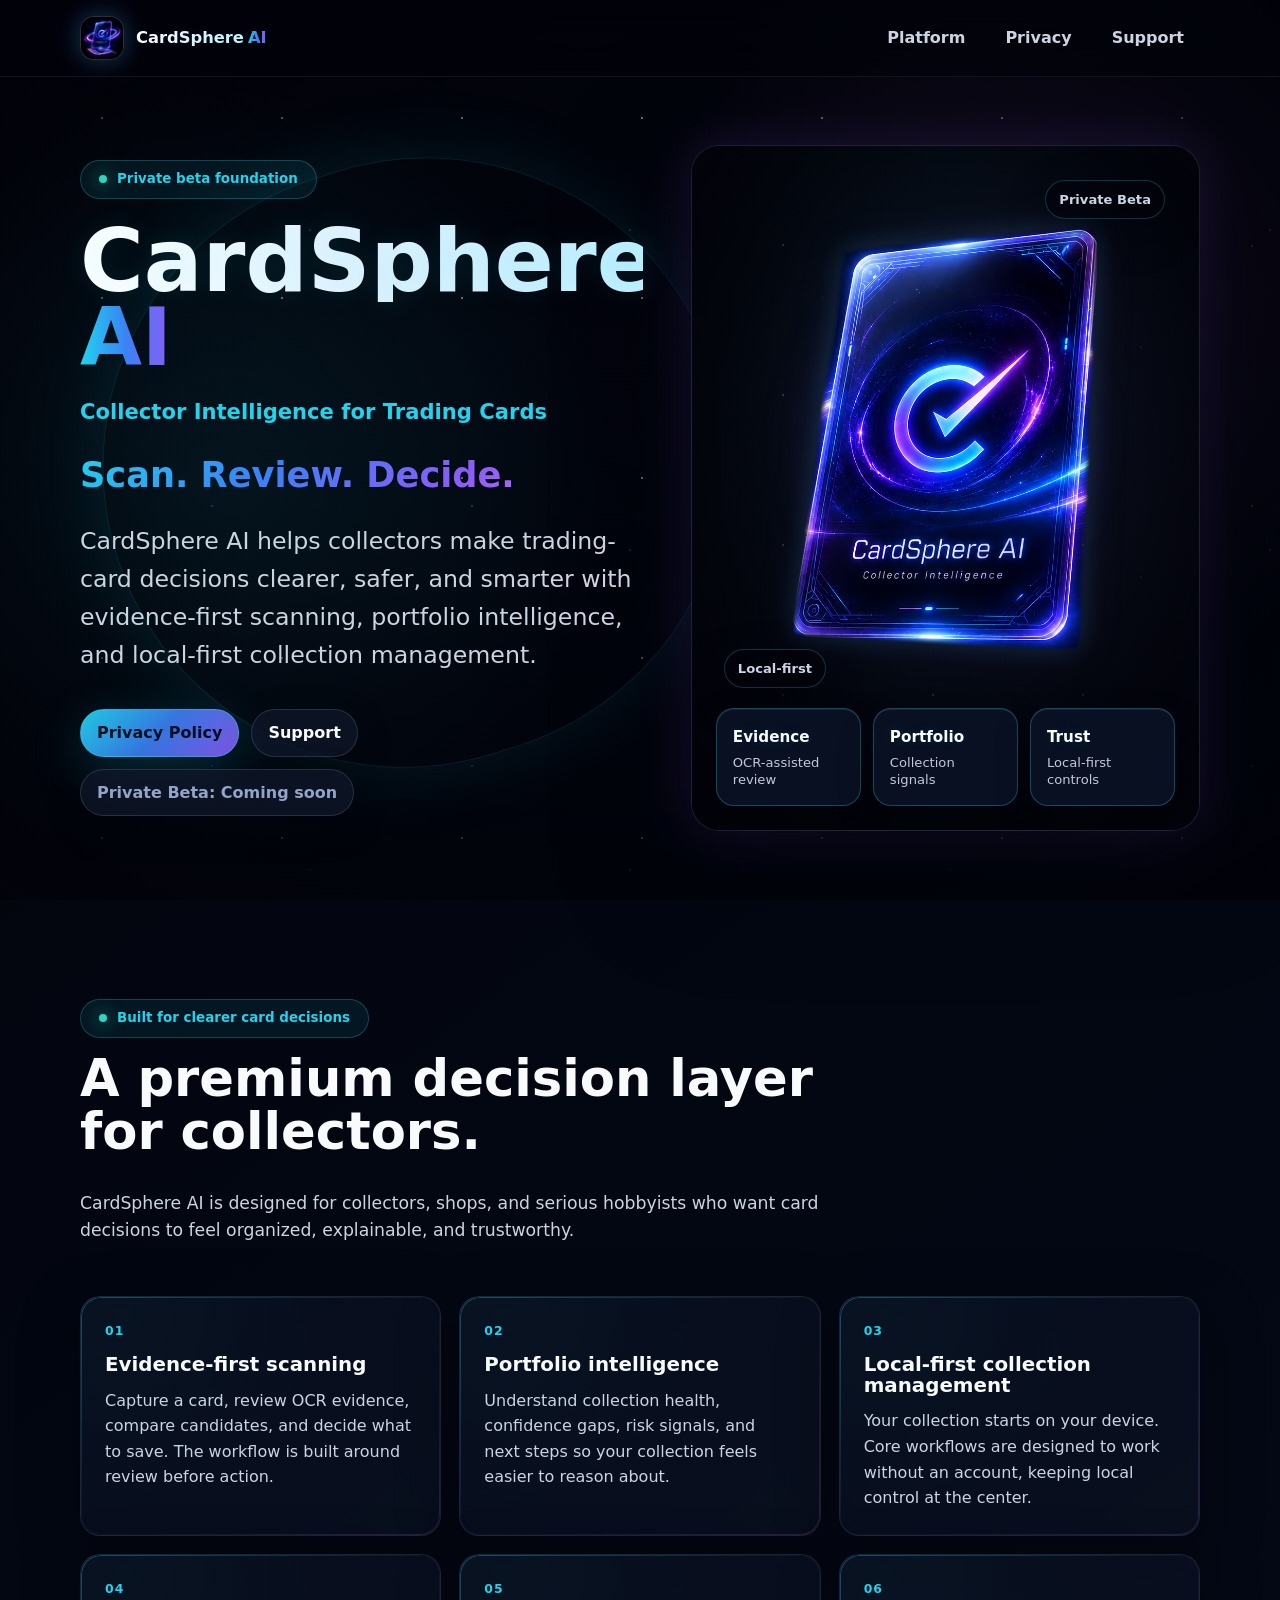
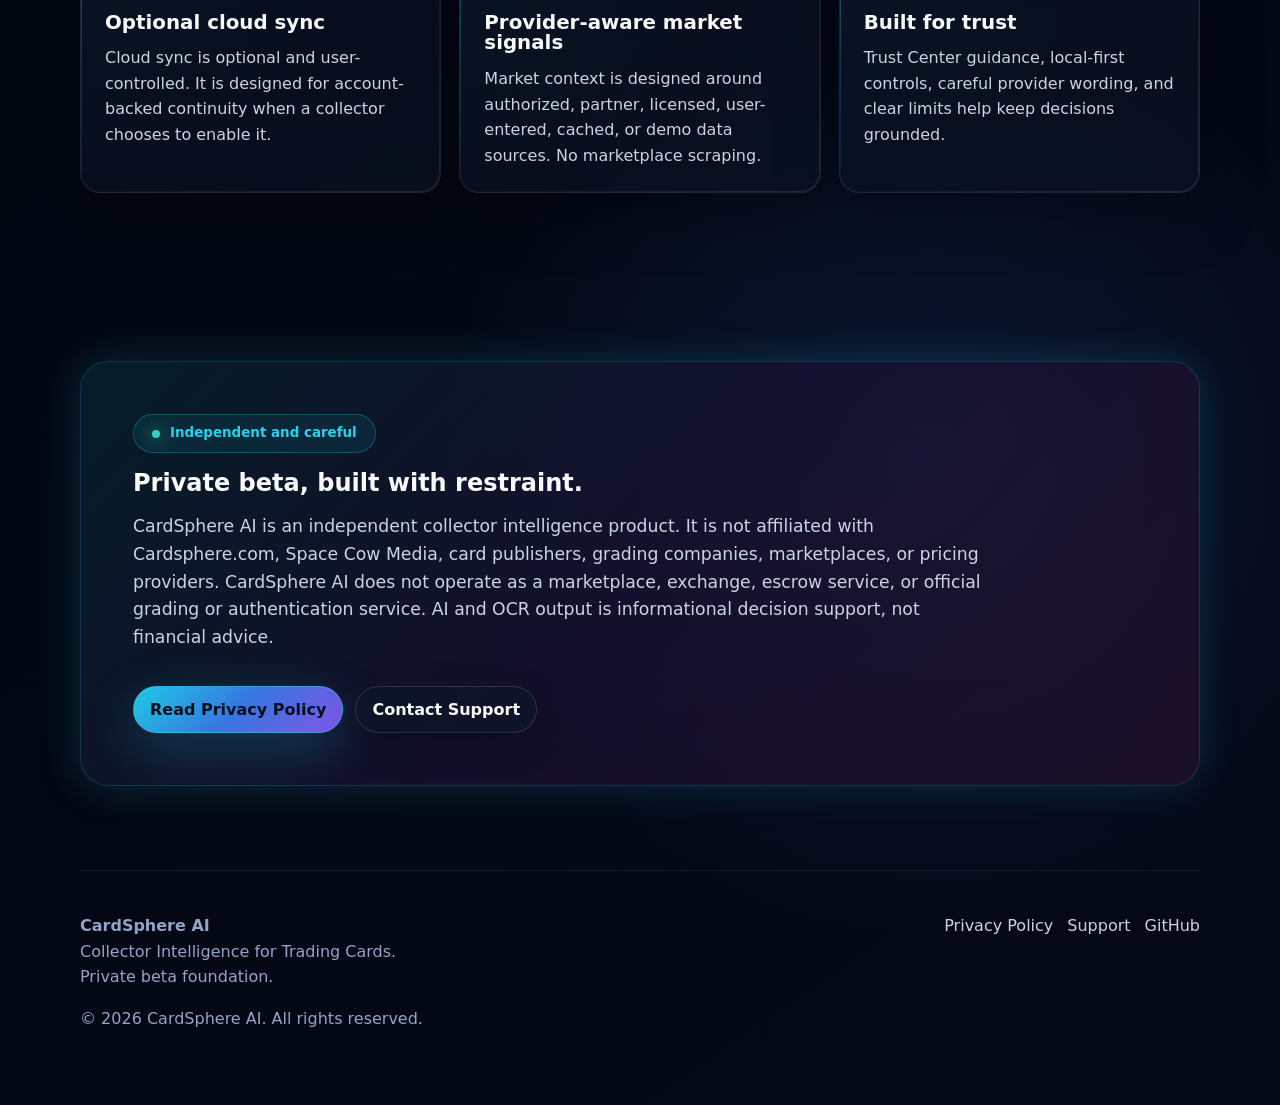
<file: index.html>
<!doctype html>
<html lang="en">
  <head>
    <meta charset="utf-8">
    <meta name="viewport" content="width=device-width, initial-scale=1">
    <title>CardSphere AI | Collector Intelligence for Trading Cards</title>
    <meta
      name="description"
      content="Scan, review, and understand your trading-card collection with local-first collector intelligence, OCR-assisted review, portfolio insights, and optional cloud sync."
    >
    <link rel="canonical" href="https://cardsphereai.com/">
    <meta property="og:site_name" content="CardSphere AI">
    <meta property="og:type" content="website">
    <meta property="og:title" content="CardSphere AI | Collector Intelligence for Trading Cards">
    <meta
      property="og:description"
      content="Scan, review, and understand your trading-card collection with local-first collector intelligence, OCR-assisted review, portfolio insights, and optional cloud sync."
    >
    <meta property="og:url" content="https://cardsphereai.com/">
    <meta property="og:image" content="https://cardsphereai.com/assets/img/cardsphere-social-preview-1200x630.jpg?v=20260520">
    <meta property="og:image:secure_url" content="https://cardsphereai.com/assets/img/cardsphere-social-preview-1200x630.jpg?v=20260520">
    <meta property="og:image:type" content="image/jpeg">
    <meta property="og:image:width" content="1200">
    <meta property="og:image:height" content="630">
    <meta property="og:image:alt" content="CardSphere AI cosmic collector intelligence">
    <meta name="twitter:card" content="summary_large_image">
    <meta name="twitter:title" content="CardSphere AI | Collector Intelligence for Trading Cards">
    <meta
      name="twitter:description"
      content="Scan, review, and understand your trading-card collection with local-first collector intelligence, OCR-assisted review, portfolio insights, and optional cloud sync."
    >
    <meta name="twitter:image" content="https://cardsphereai.com/assets/img/cardsphere-social-preview-1200x630.jpg?v=20260520">
    <meta name="twitter:image:alt" content="CardSphere AI cosmic collector intelligence">
    <meta name="theme-color" content="#02030a">
    <link rel="icon" type="image/png" href="/assets/img/cardsphere-app-icon.png">
    <link rel="apple-touch-icon" href="/assets/img/cardsphere-app-icon.png">
    <link rel="stylesheet" href="assets/css/styles.css">
  </head>
  <body>
    <div class="page-shell">
      <header class="site-header">
        <nav class="nav" aria-label="Main navigation">
          <a class="brand" href="index.html" aria-label="CardSphere AI home">
            <img
              class="brand-icon"
              src="assets/img/cardsphere-app-icon.png"
              alt="CardSphere AI app icon"
              width="44"
              height="44"
              decoding="async"
            >
            <span class="brand-name">
              <span class="brand-word">CardSphere</span>
              <span class="brand-ai">AI</span>
            </span>
          </a>
          <div class="nav-links" id="site-menu">
            <a class="nav-link" href="#platform">Platform</a>
            <a class="nav-link" href="privacy-policy.html">Privacy</a>
            <a class="nav-link" href="support.html">Support</a>
          </div>
          <button
            class="nav-menu-button"
            type="button"
            aria-label="Open navigation menu"
            aria-controls="site-menu"
            aria-expanded="false"
            data-nav-toggle
          >
            <span class="nav-menu-lines" aria-hidden="true"></span>
            <span>Menu</span>
          </button>
        </nav>
      </header>

      <main>
        <section class="hero" aria-labelledby="hero-title">
          <div class="hero-copy">
            <span class="eyebrow"><span class="signal-dot"></span>Private beta foundation</span>
            <h1 id="hero-title" class="hero-title">
              <span class="hero-title-main">CardSphere</span>
              <span class="hero-title-accent">AI</span>
            </h1>
            <p class="hero-category">Collector Intelligence for Trading Cards</p>
            <p class="tagline">Scan. Review. Decide.</p>
            <p class="hero-subtitle">
              CardSphere AI helps collectors make trading-card decisions clearer,
              safer, and smarter with evidence-first scanning, portfolio intelligence,
              and local-first collection management.
            </p>
            <div class="cta-row" aria-label="Primary links">
              <a class="button primary" href="privacy-policy.html">Privacy Policy</a>
              <a class="button" href="support.html">Support</a>
              <span class="button disabled" aria-disabled="true">Private Beta: Coming soon</span>
            </div>
          </div>

          <div class="hero-card" aria-label="CardSphere AI cosmic product preview">
            <div class="hero-visual-frame">
              <span class="hero-card-aura" aria-hidden="true"></span>
              <img
                class="hero-cosmic-card"
                src="assets/img/cardsphere-cosmic-card.png"
                alt="Floating CardSphere AI cosmic card visual"
                width="420"
                height="560"
                loading="eager"
                decoding="async"
              >
            </div>
            <div class="hero-pill hero-pill-beta">Private Beta</div>
            <div class="hero-pill hero-pill-local">Local-first</div>
            <div class="hero-metrics" aria-hidden="true">
              <div class="metric">
                <strong>Evidence</strong>
                <span>OCR-assisted review</span>
              </div>
              <div class="metric">
                <strong>Portfolio</strong>
                <span>Collection signals</span>
              </div>
              <div class="metric">
                <strong>Trust</strong>
                <span>Local-first controls</span>
              </div>
            </div>
          </div>
        </section>

        <section id="platform" class="section" aria-labelledby="platform-title">
          <div class="section-heading">
            <span class="eyebrow"><span class="signal-dot"></span>Built for clearer card decisions</span>
            <h2 id="platform-title">A premium decision layer for collectors.</h2>
            <p>
              CardSphere AI is designed for collectors, shops, and serious hobbyists who
              want card decisions to feel organized, explainable, and trustworthy.
            </p>
          </div>

          <div class="grid">
            <article class="panel">
              <div class="panel-kicker">01</div>
              <h3>Evidence-first scanning</h3>
              <p>
                Capture a card, review OCR evidence, compare candidates, and decide what
                to save. The workflow is built around review before action.
              </p>
            </article>

            <article class="panel">
              <div class="panel-kicker">02</div>
              <h3>Portfolio intelligence</h3>
              <p>
                Understand collection health, confidence gaps, risk signals, and next
                steps so your collection feels easier to reason about.
              </p>
            </article>

            <article class="panel">
              <div class="panel-kicker">03</div>
              <h3>Local-first collection management</h3>
              <p>
                Your collection starts on your device. Core workflows are designed to work
                without an account, keeping local control at the center.
              </p>
            </article>

            <article class="panel">
              <div class="panel-kicker">04</div>
              <h3>Optional cloud sync</h3>
              <p>
                Cloud sync is optional and user-controlled. It is designed for account-backed
                continuity when a collector chooses to enable it.
              </p>
            </article>

            <article class="panel">
              <div class="panel-kicker">05</div>
              <h3>Provider-aware market signals</h3>
              <p>
                Market context is designed around authorized, partner, licensed, user-entered,
                cached, or demo data sources. No marketplace scraping.
              </p>
            </article>

            <article class="panel">
              <div class="panel-kicker">06</div>
              <h3>Built for trust</h3>
              <p>
                Trust Center guidance, local-first controls, careful provider wording, and
                clear limits help keep decisions grounded.
              </p>
            </article>
          </div>
        </section>

        <section class="section" aria-labelledby="trust-title">
          <div class="trust-band">
            <span class="eyebrow"><span class="signal-dot"></span>Independent and careful</span>
            <h2 id="trust-title">Private beta, built with restraint.</h2>
            <p class="section-copy">
              CardSphere AI is an independent collector intelligence product. It is not
              affiliated with Cardsphere.com, Space Cow Media, card publishers, grading
              companies, marketplaces, or pricing providers. CardSphere AI does not
              operate as a marketplace, exchange, escrow service, or official grading
              or authentication service. AI and OCR output is informational decision
              support, not financial advice.
            </p>
            <div class="cta-row">
              <a class="button primary" href="privacy-policy.html">Read Privacy Policy</a>
              <a class="button" href="support.html">Contact Support</a>
            </div>
          </div>
        </section>
      </main>

      <footer class="site-footer">
        <div class="footer-grid">
          <div>
            <strong>CardSphere AI</strong>
            <div>Collector Intelligence for Trading Cards.</div>
            <div>Private beta foundation.</div>
          </div>
          <div class="footer-links" aria-label="Footer links">
            <a href="privacy-policy.html">Privacy Policy</a>
            <a href="support.html">Support</a>
            <a href="https://github.com/cardsphere-ai/cardsphere-ai">GitHub</a>
          </div>
        </div>
        <p>&copy; <span data-year>2026</span> CardSphere AI. All rights reserved.</p>
      </footer>
    </div>
    <script src="assets/js/main.js"></script>
  </body>
</html>
</file>
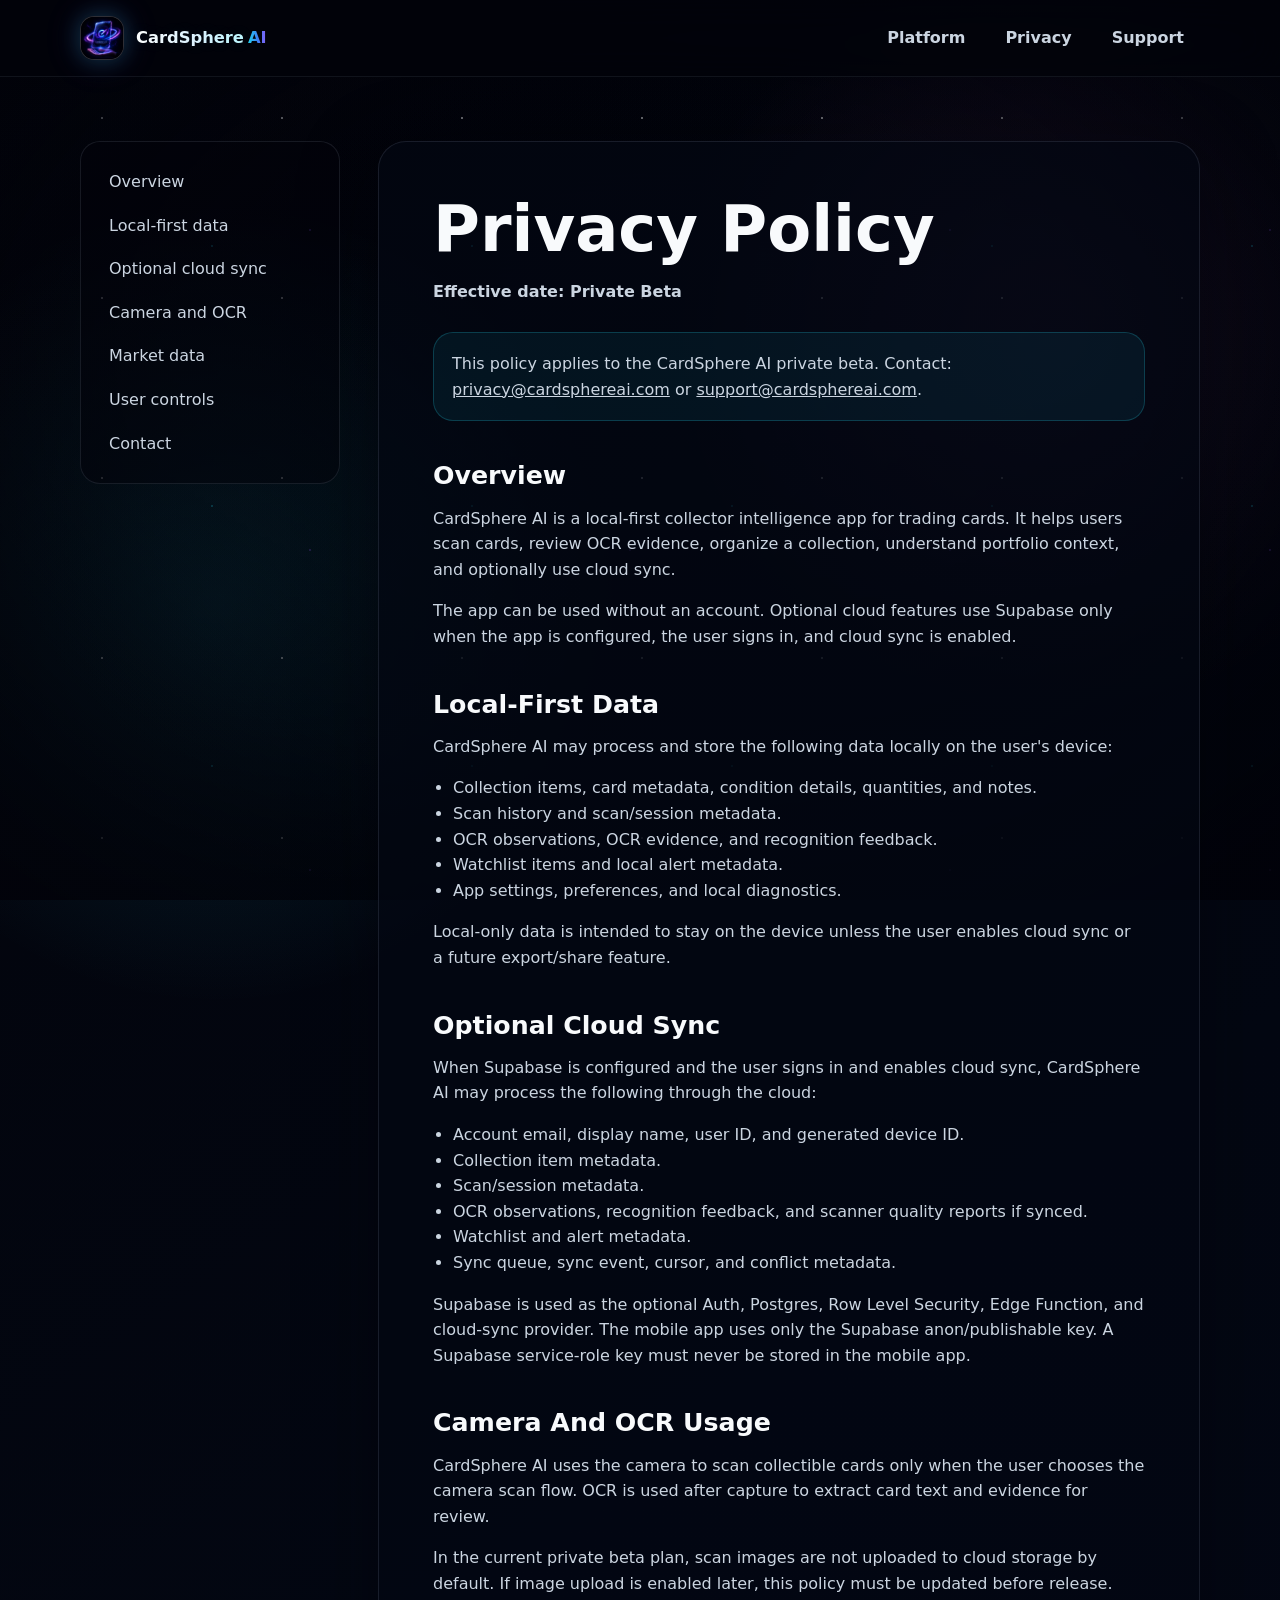
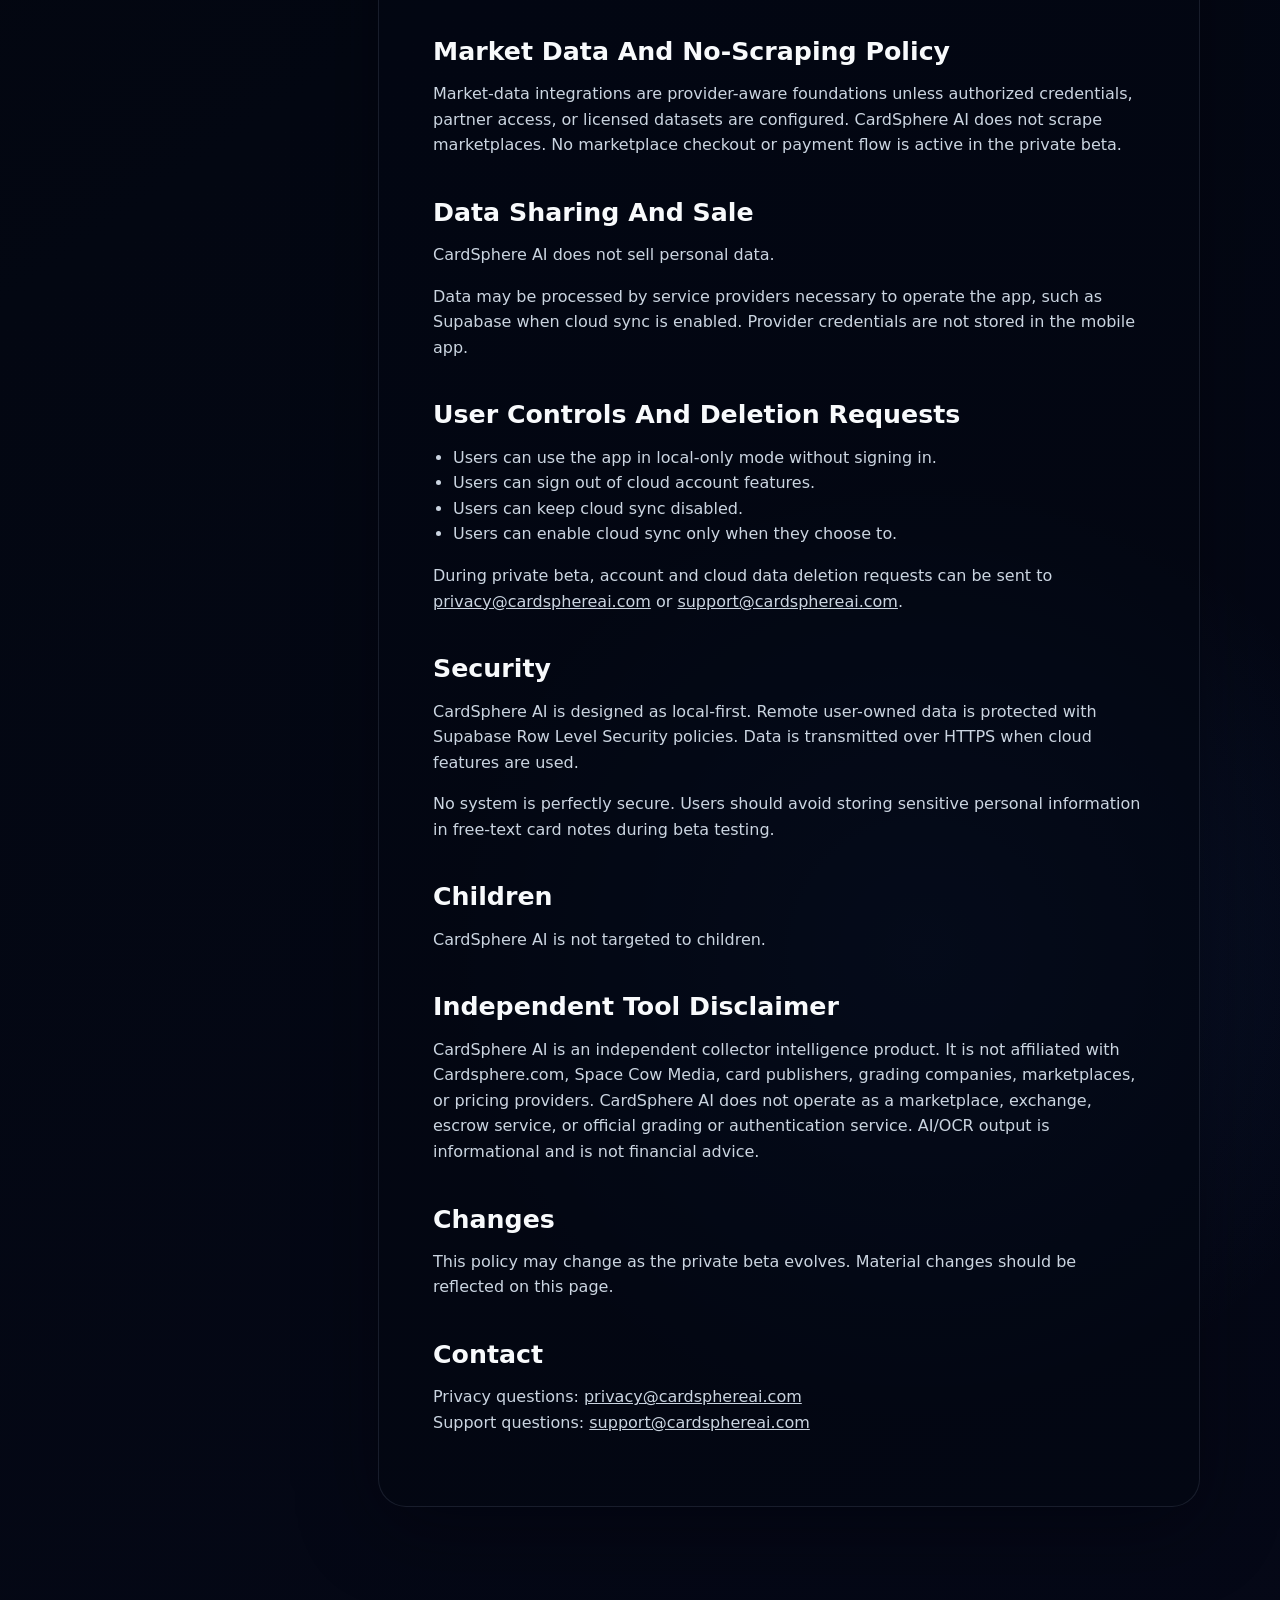
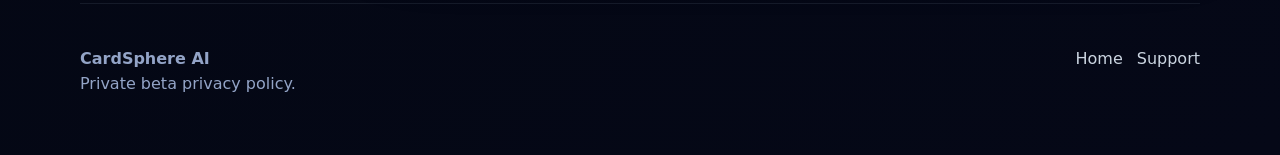
<file: privacy-policy/index.html>
<!doctype html>
<html lang="en">
  <head>
    <meta charset="utf-8">
    <meta http-equiv="refresh" content="0; url=../privacy-policy.html">
    <meta name="viewport" content="width=device-width, initial-scale=1">
    <title>CardSphere AI Privacy Policy</title>
    <meta
      name="description"
      content="Privacy policy for the CardSphere AI private beta, covering local-first data, optional cloud sync, camera/OCR use, and account/data deletion requests."
    >
    <link rel="canonical" href="https://cardsphereai.com/privacy-policy">
    <meta property="og:site_name" content="CardSphere AI">
    <meta property="og:type" content="website">
    <meta property="og:title" content="CardSphere AI Privacy Policy">
    <meta
      property="og:description"
      content="Privacy policy for the CardSphere AI private beta, covering local-first data, optional cloud sync, camera/OCR use, and account/data deletion requests."
    >
    <meta property="og:url" content="https://cardsphereai.com/privacy-policy">
    <meta property="og:image" content="https://cardsphereai.com/assets/img/cardsphere-social-preview-1200x630.jpg?v=20260520">
    <meta property="og:image:secure_url" content="https://cardsphereai.com/assets/img/cardsphere-social-preview-1200x630.jpg?v=20260520">
    <meta property="og:image:type" content="image/jpeg">
    <meta property="og:image:width" content="1200">
    <meta property="og:image:height" content="630">
    <meta property="og:image:alt" content="CardSphere AI cosmic collector intelligence">
    <meta name="twitter:card" content="summary_large_image">
    <meta name="twitter:title" content="CardSphere AI Privacy Policy">
    <meta
      name="twitter:description"
      content="Privacy policy for the CardSphere AI private beta, covering local-first data, optional cloud sync, camera/OCR use, and account/data deletion requests."
    >
    <meta name="twitter:image" content="https://cardsphereai.com/assets/img/cardsphere-social-preview-1200x630.jpg?v=20260520">
    <meta name="twitter:image:alt" content="CardSphere AI cosmic collector intelligence">
    <link rel="icon" type="image/png" href="/assets/img/cardsphere-app-icon.png">
    <link rel="apple-touch-icon" href="/assets/img/cardsphere-app-icon.png">
  </head>
  <body>
    <p><a href="../privacy-policy.html">Privacy Policy</a></p>
  </body>
</html>
</file>
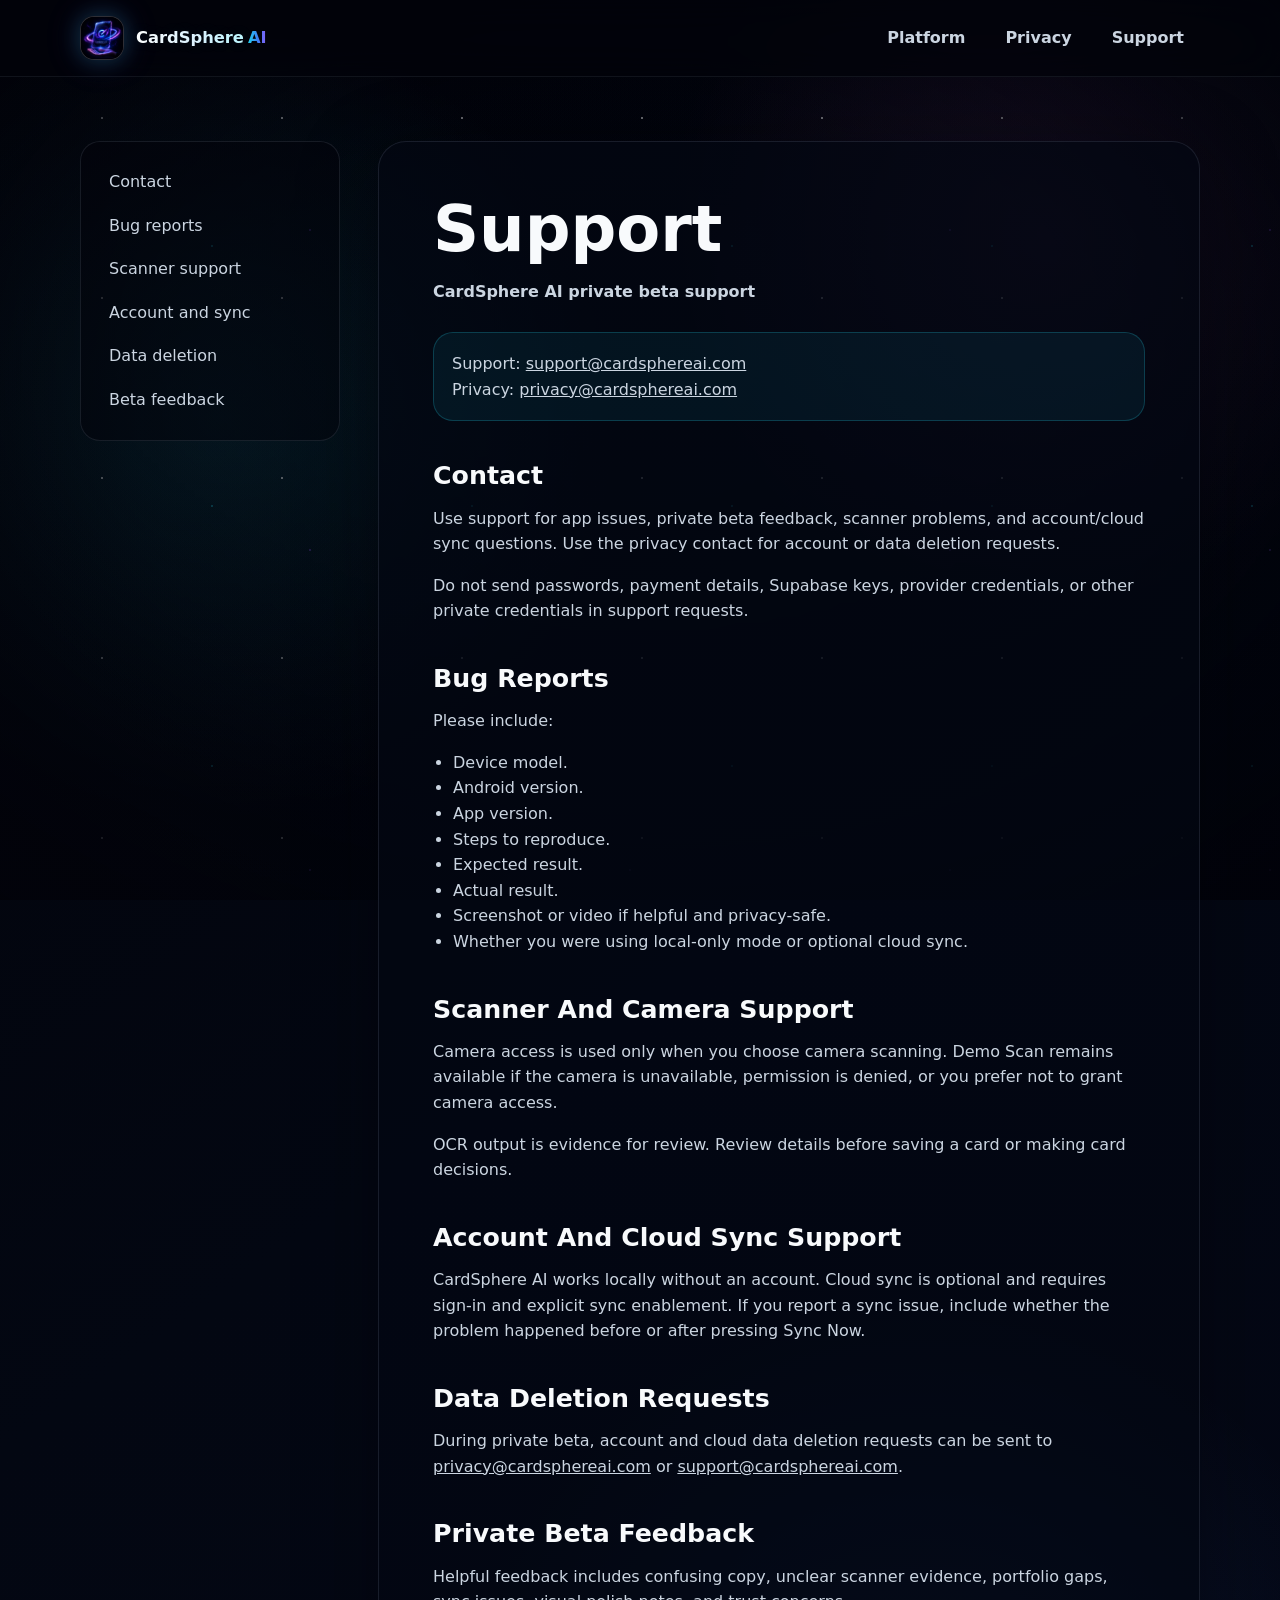
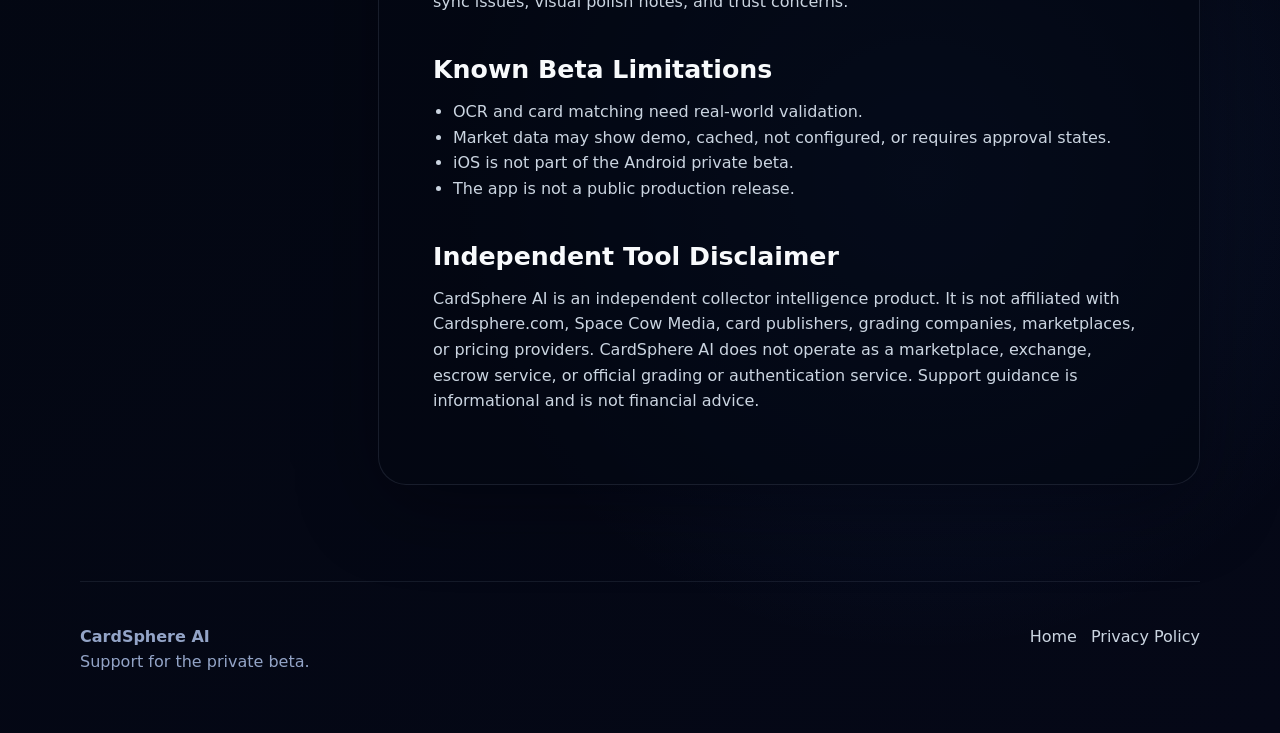
<file: support/index.html>
<!doctype html>
<html lang="en">
  <head>
    <meta charset="utf-8">
    <meta http-equiv="refresh" content="0; url=../support.html">
    <meta name="viewport" content="width=device-width, initial-scale=1">
    <title>CardSphere AI Support</title>
    <meta
      name="description"
      content="Support and beta feedback for CardSphere AI, including account, cloud sync, scanner, OCR review, and data deletion requests."
    >
    <link rel="canonical" href="https://cardsphereai.com/support">
    <meta property="og:site_name" content="CardSphere AI">
    <meta property="og:type" content="website">
    <meta property="og:title" content="CardSphere AI Support">
    <meta
      property="og:description"
      content="Support and beta feedback for CardSphere AI, including account, cloud sync, scanner, OCR review, and data deletion requests."
    >
    <meta property="og:url" content="https://cardsphereai.com/support">
    <meta property="og:image" content="https://cardsphereai.com/assets/img/cardsphere-social-preview-1200x630.jpg?v=20260520">
    <meta property="og:image:secure_url" content="https://cardsphereai.com/assets/img/cardsphere-social-preview-1200x630.jpg?v=20260520">
    <meta property="og:image:type" content="image/jpeg">
    <meta property="og:image:width" content="1200">
    <meta property="og:image:height" content="630">
    <meta property="og:image:alt" content="CardSphere AI cosmic collector intelligence">
    <meta name="twitter:card" content="summary_large_image">
    <meta name="twitter:title" content="CardSphere AI Support">
    <meta
      name="twitter:description"
      content="Support and beta feedback for CardSphere AI, including account, cloud sync, scanner, OCR review, and data deletion requests."
    >
    <meta name="twitter:image" content="https://cardsphereai.com/assets/img/cardsphere-social-preview-1200x630.jpg?v=20260520">
    <meta name="twitter:image:alt" content="CardSphere AI cosmic collector intelligence">
    <link rel="icon" type="image/png" href="/assets/img/cardsphere-app-icon.png">
    <link rel="apple-touch-icon" href="/assets/img/cardsphere-app-icon.png">
  </head>
  <body>
    <p><a href="../support.html">Support</a></p>
  </body>
</html>
</file>
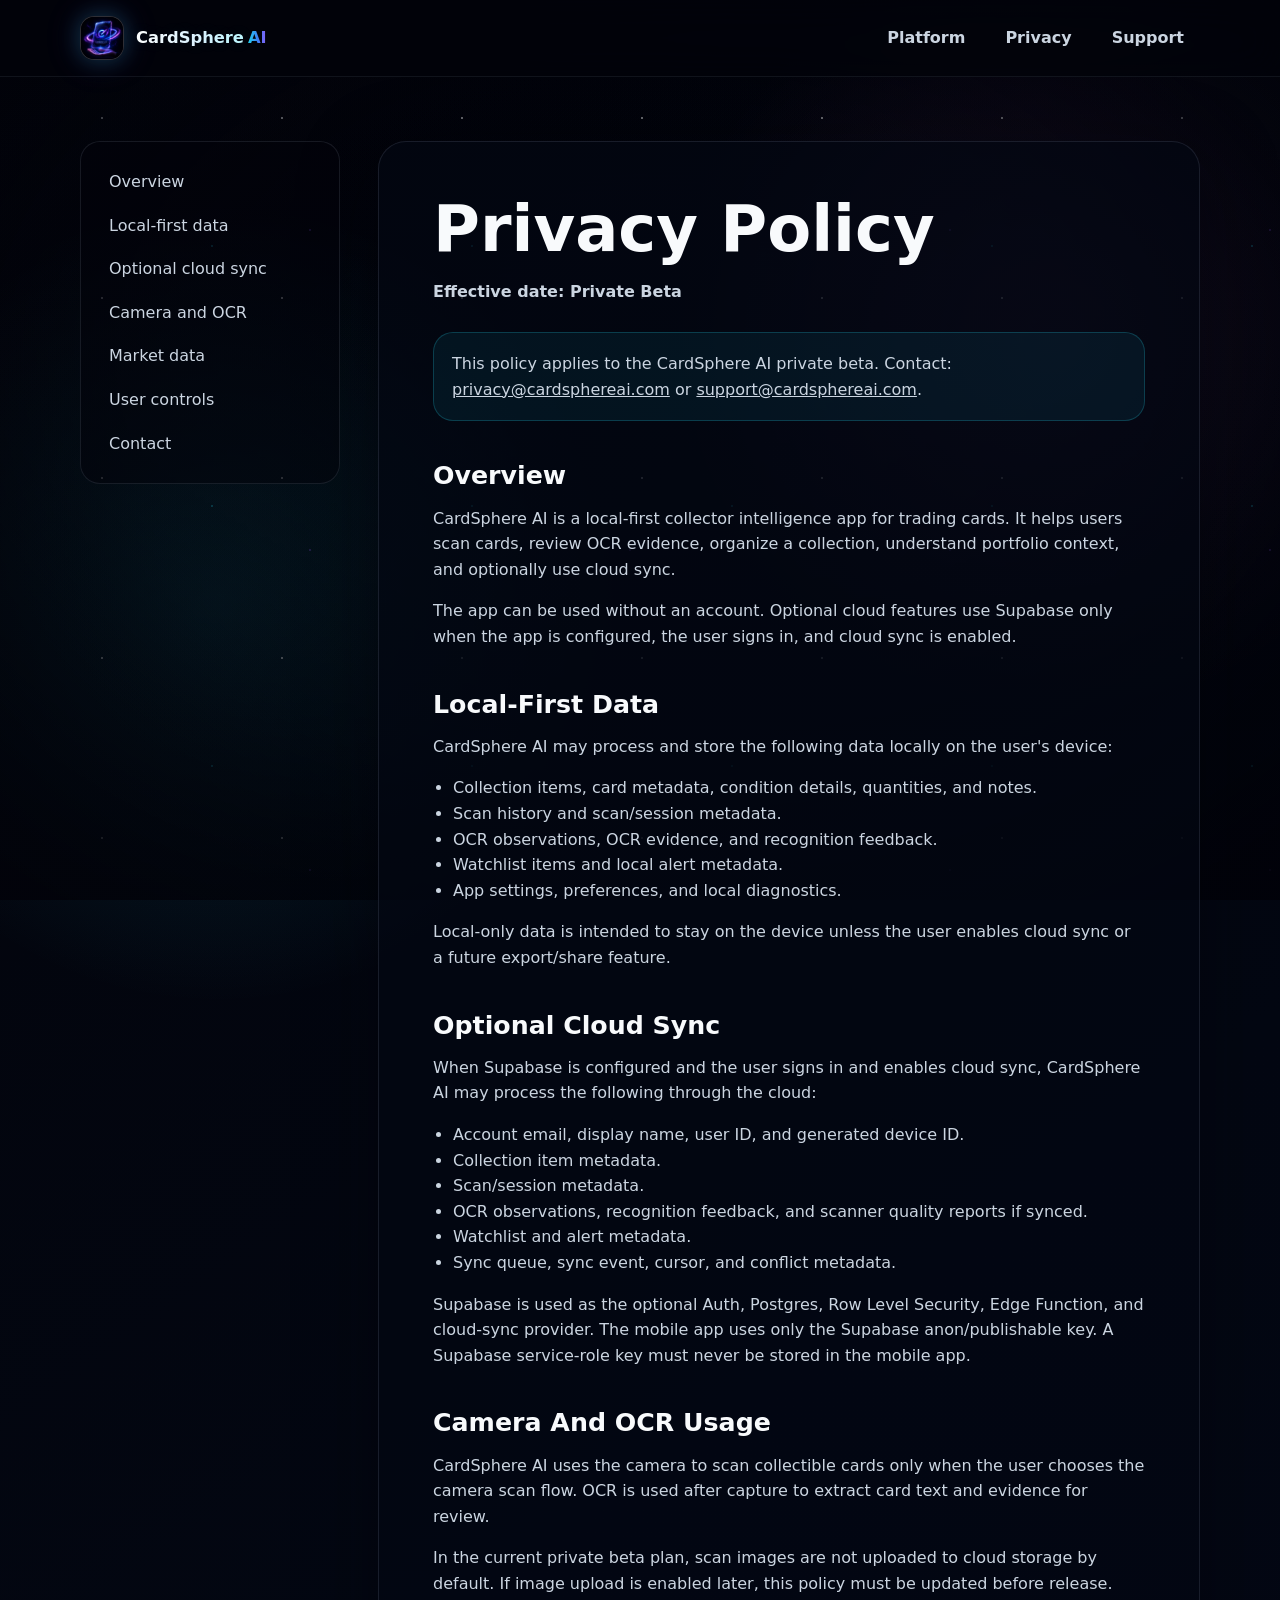
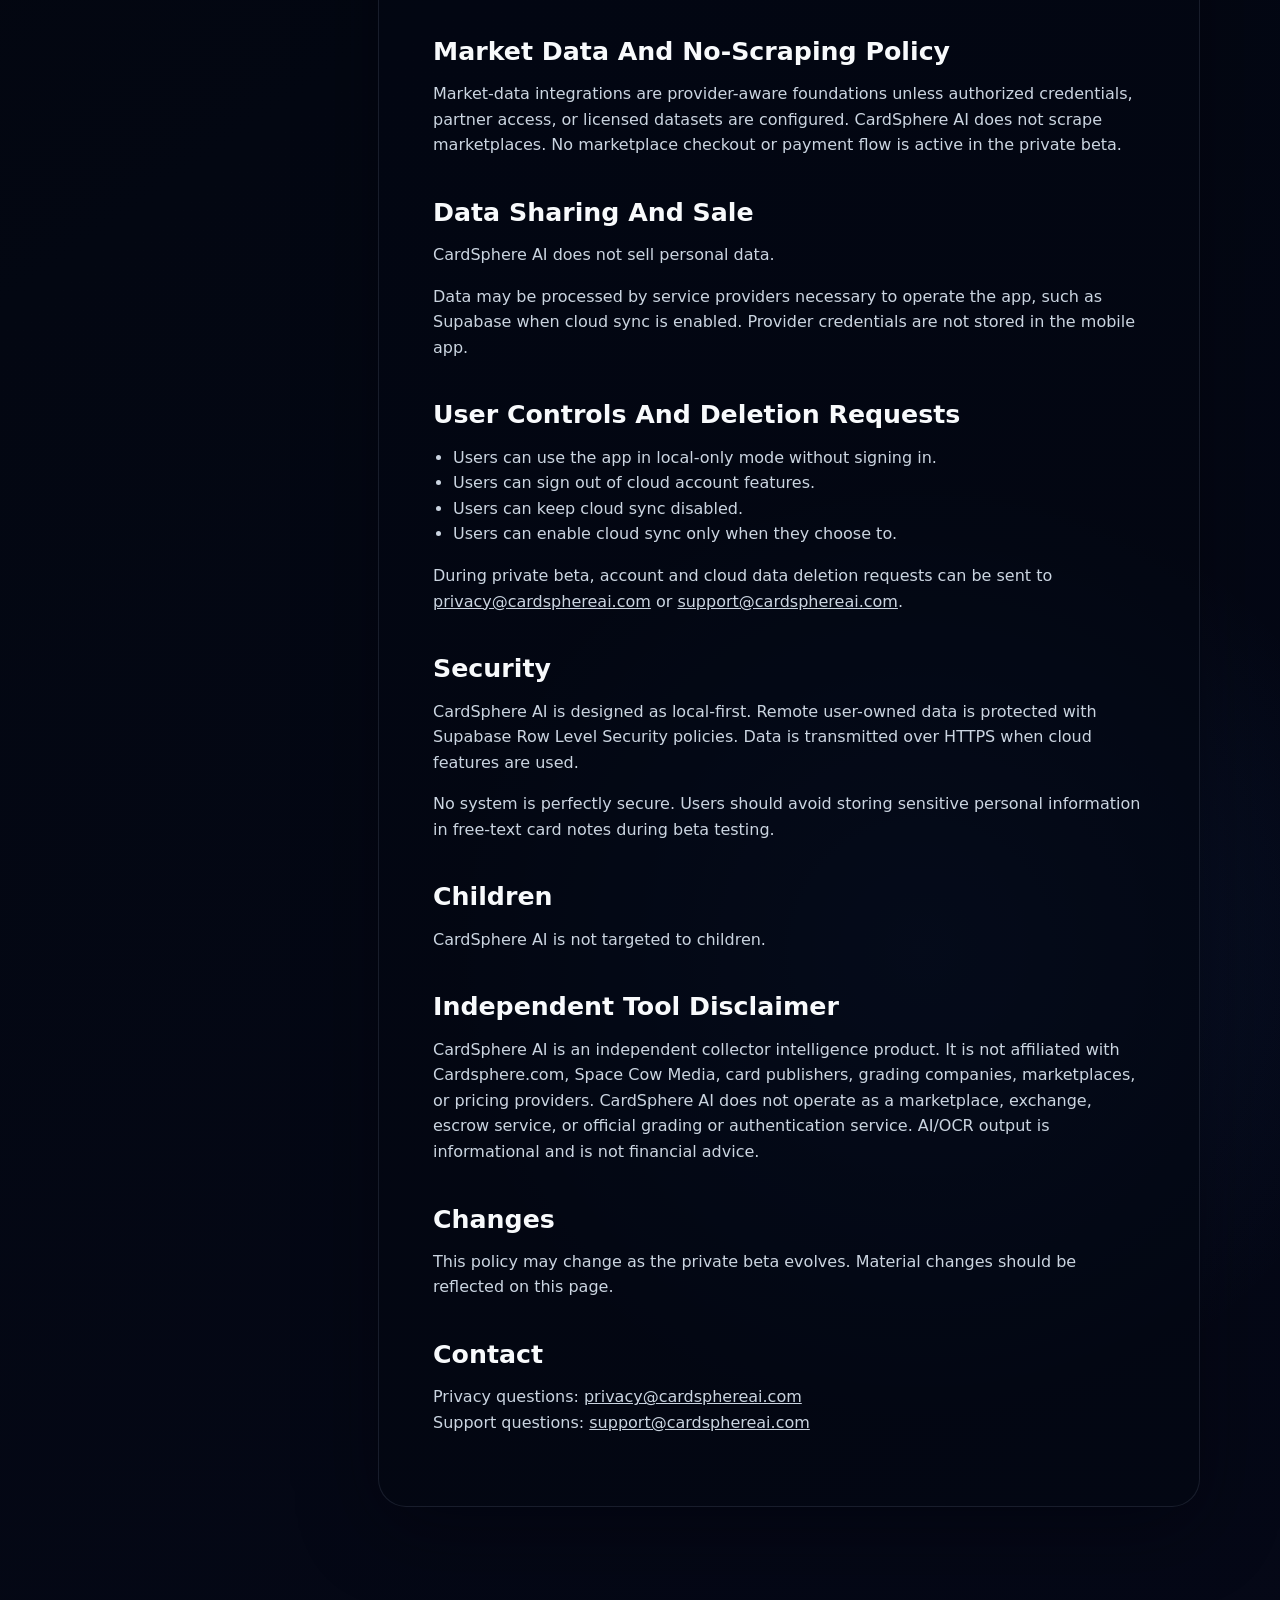
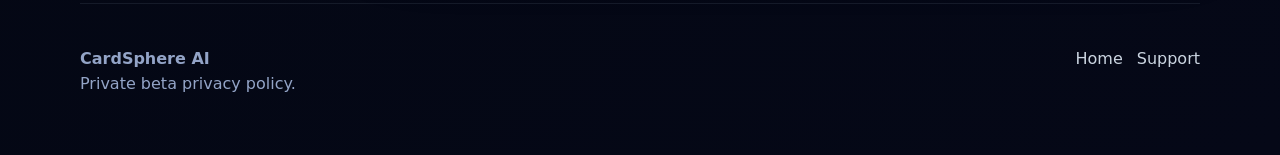
<file: privacy-policy.html>
<!doctype html>
<html lang="en">
  <head>
    <meta charset="utf-8">
    <meta name="viewport" content="width=device-width, initial-scale=1">
    <title>CardSphere AI Privacy Policy</title>
    <meta
      name="description"
      content="Privacy policy for the CardSphere AI private beta, covering local-first data, optional cloud sync, camera/OCR use, and account/data deletion requests."
    >
    <link rel="canonical" href="https://cardsphereai.com/privacy-policy">
    <meta property="og:site_name" content="CardSphere AI">
    <meta property="og:type" content="website">
    <meta property="og:title" content="CardSphere AI Privacy Policy">
    <meta
      property="og:description"
      content="Privacy policy for the CardSphere AI private beta, covering local-first data, optional cloud sync, camera/OCR use, and account/data deletion requests."
    >
    <meta property="og:url" content="https://cardsphereai.com/privacy-policy">
    <meta property="og:image" content="https://cardsphereai.com/assets/img/cardsphere-social-preview-1200x630.jpg?v=20260520">
    <meta property="og:image:secure_url" content="https://cardsphereai.com/assets/img/cardsphere-social-preview-1200x630.jpg?v=20260520">
    <meta property="og:image:type" content="image/jpeg">
    <meta property="og:image:width" content="1200">
    <meta property="og:image:height" content="630">
    <meta property="og:image:alt" content="CardSphere AI cosmic collector intelligence">
    <meta name="twitter:card" content="summary_large_image">
    <meta name="twitter:title" content="CardSphere AI Privacy Policy">
    <meta
      name="twitter:description"
      content="Privacy policy for the CardSphere AI private beta, covering local-first data, optional cloud sync, camera/OCR use, and account/data deletion requests."
    >
    <meta name="twitter:image" content="https://cardsphereai.com/assets/img/cardsphere-social-preview-1200x630.jpg?v=20260520">
    <meta name="twitter:image:alt" content="CardSphere AI cosmic collector intelligence">
    <meta name="theme-color" content="#02030a">
    <link rel="icon" type="image/png" href="/assets/img/cardsphere-app-icon.png">
    <link rel="apple-touch-icon" href="/assets/img/cardsphere-app-icon.png">
    <link rel="stylesheet" href="assets/css/styles.css">
  </head>
  <body>
    <div class="page-shell">
      <header class="site-header">
        <nav class="nav" aria-label="Main navigation">
          <a class="brand" href="index.html" aria-label="CardSphere AI home">
            <img
              class="brand-icon"
              src="assets/img/cardsphere-app-icon.png"
              alt="CardSphere AI app icon"
              width="44"
              height="44"
              decoding="async"
            >
            <span class="brand-name">
              <span class="brand-word">CardSphere</span>
              <span class="brand-ai">AI</span>
            </span>
          </a>
          <div class="nav-links" id="site-menu">
            <a class="nav-link" href="index.html#platform">Platform</a>
            <a class="nav-link" href="privacy-policy.html">Privacy</a>
            <a class="nav-link" href="support.html">Support</a>
          </div>
          <button
            class="nav-menu-button"
            type="button"
            aria-label="Open navigation menu"
            aria-controls="site-menu"
            aria-expanded="false"
            data-nav-toggle
          >
            <span class="nav-menu-lines" aria-hidden="true"></span>
            <span>Menu</span>
          </button>
        </nav>
      </header>

      <main class="legal-layout">
        <aside class="legal-nav" aria-label="Privacy sections">
          <a href="#overview">Overview</a>
          <a href="#local">Local-first data</a>
          <a href="#cloud">Optional cloud sync</a>
          <a href="#camera">Camera and OCR</a>
          <a href="#market">Market data</a>
          <a href="#controls">User controls</a>
          <a href="#contact">Contact</a>
        </aside>

        <article class="doc">
          <h1>Privacy Policy</h1>
          <p class="meta-line">Effective date: Private Beta</p>
          <p class="callout">
            This policy applies to the CardSphere AI private beta. Contact:
            <a href="mailto:privacy@cardsphereai.com">privacy@cardsphereai.com</a>
            or <a href="mailto:support@cardsphereai.com">support@cardsphereai.com</a>.
          </p>

          <h2 id="overview">Overview</h2>
          <p>
            CardSphere AI is a local-first collector intelligence app for trading cards.
            It helps users scan cards, review OCR evidence, organize a collection,
            understand portfolio context, and optionally use cloud sync.
          </p>
          <p>
            The app can be used without an account. Optional cloud features use Supabase
            only when the app is configured, the user signs in, and cloud sync is enabled.
          </p>

          <h2 id="local">Local-First Data</h2>
          <p>CardSphere AI may process and store the following data locally on the user's device:</p>
          <ul>
            <li>Collection items, card metadata, condition details, quantities, and notes.</li>
            <li>Scan history and scan/session metadata.</li>
            <li>OCR observations, OCR evidence, and recognition feedback.</li>
            <li>Watchlist items and local alert metadata.</li>
            <li>App settings, preferences, and local diagnostics.</li>
          </ul>
          <p>
            Local-only data is intended to stay on the device unless the user enables
            cloud sync or a future export/share feature.
          </p>

          <h2 id="cloud">Optional Cloud Sync</h2>
          <p>
            When Supabase is configured and the user signs in and enables cloud sync,
            CardSphere AI may process the following through the cloud:
          </p>
          <ul>
            <li>Account email, display name, user ID, and generated device ID.</li>
            <li>Collection item metadata.</li>
            <li>Scan/session metadata.</li>
            <li>OCR observations, recognition feedback, and scanner quality reports if synced.</li>
            <li>Watchlist and alert metadata.</li>
            <li>Sync queue, sync event, cursor, and conflict metadata.</li>
          </ul>
          <p>
            Supabase is used as the optional Auth, Postgres, Row Level Security, Edge
            Function, and cloud-sync provider. The mobile app uses only the Supabase
            anon/publishable key. A Supabase service-role key must never be stored in
            the mobile app.
          </p>

          <h2 id="camera">Camera And OCR Usage</h2>
          <p>
            CardSphere AI uses the camera to scan collectible cards only when the user
            chooses the camera scan flow. OCR is used after capture to extract card text
            and evidence for review.
          </p>
          <p>
            In the current private beta plan, scan images are not uploaded to cloud
            storage by default. If image upload is enabled later, this policy must be
            updated before release.
          </p>

          <h2 id="market">Market Data And No-Scraping Policy</h2>
          <p>
            Market-data integrations are provider-aware foundations unless authorized
            credentials, partner access, or licensed datasets are configured. CardSphere AI
            does not scrape marketplaces. No marketplace checkout or payment flow is
            active in the private beta.
          </p>

          <h2>Data Sharing And Sale</h2>
          <p>CardSphere AI does not sell personal data.</p>
          <p>
            Data may be processed by service providers necessary to operate the app,
            such as Supabase when cloud sync is enabled. Provider credentials are not
            stored in the mobile app.
          </p>

          <h2 id="controls">User Controls And Deletion Requests</h2>
          <ul>
            <li>Users can use the app in local-only mode without signing in.</li>
            <li>Users can sign out of cloud account features.</li>
            <li>Users can keep cloud sync disabled.</li>
            <li>Users can enable cloud sync only when they choose to.</li>
          </ul>
          <p>
            During private beta, account and cloud data deletion requests can be sent to
            <a href="mailto:privacy@cardsphereai.com">privacy@cardsphereai.com</a> or
            <a href="mailto:support@cardsphereai.com">support@cardsphereai.com</a>.
          </p>

          <h2>Security</h2>
          <p>
            CardSphere AI is designed as local-first. Remote user-owned data is protected
            with Supabase Row Level Security policies. Data is transmitted over HTTPS
            when cloud features are used.
          </p>
          <p>
            No system is perfectly secure. Users should avoid storing sensitive personal
            information in free-text card notes during beta testing.
          </p>

          <h2>Children</h2>
          <p>CardSphere AI is not targeted to children.</p>

          <h2>Independent Tool Disclaimer</h2>
          <p>
            CardSphere AI is an independent collector intelligence product. It is not
            affiliated with Cardsphere.com, Space Cow Media, card publishers, grading
            companies, marketplaces, or pricing providers. CardSphere AI does not
            operate as a marketplace, exchange, escrow service, or official grading
            or authentication service. AI/OCR output is informational and is not
            financial advice.
          </p>

          <h2>Changes</h2>
          <p>
            This policy may change as the private beta evolves. Material changes should
            be reflected on this page.
          </p>

          <h2 id="contact">Contact</h2>
          <p>
            Privacy questions: <a href="mailto:privacy@cardsphereai.com">privacy@cardsphereai.com</a><br>
            Support questions: <a href="mailto:support@cardsphereai.com">support@cardsphereai.com</a>
          </p>
        </article>
      </main>

      <footer class="site-footer">
        <div class="footer-grid">
          <div>
            <strong>CardSphere AI</strong>
            <div>Private beta privacy policy.</div>
          </div>
          <div class="footer-links">
            <a href="index.html">Home</a>
            <a href="support.html">Support</a>
          </div>
        </div>
      </footer>
    </div>
    <script src="assets/js/main.js"></script>
  </body>
</html>
</file>
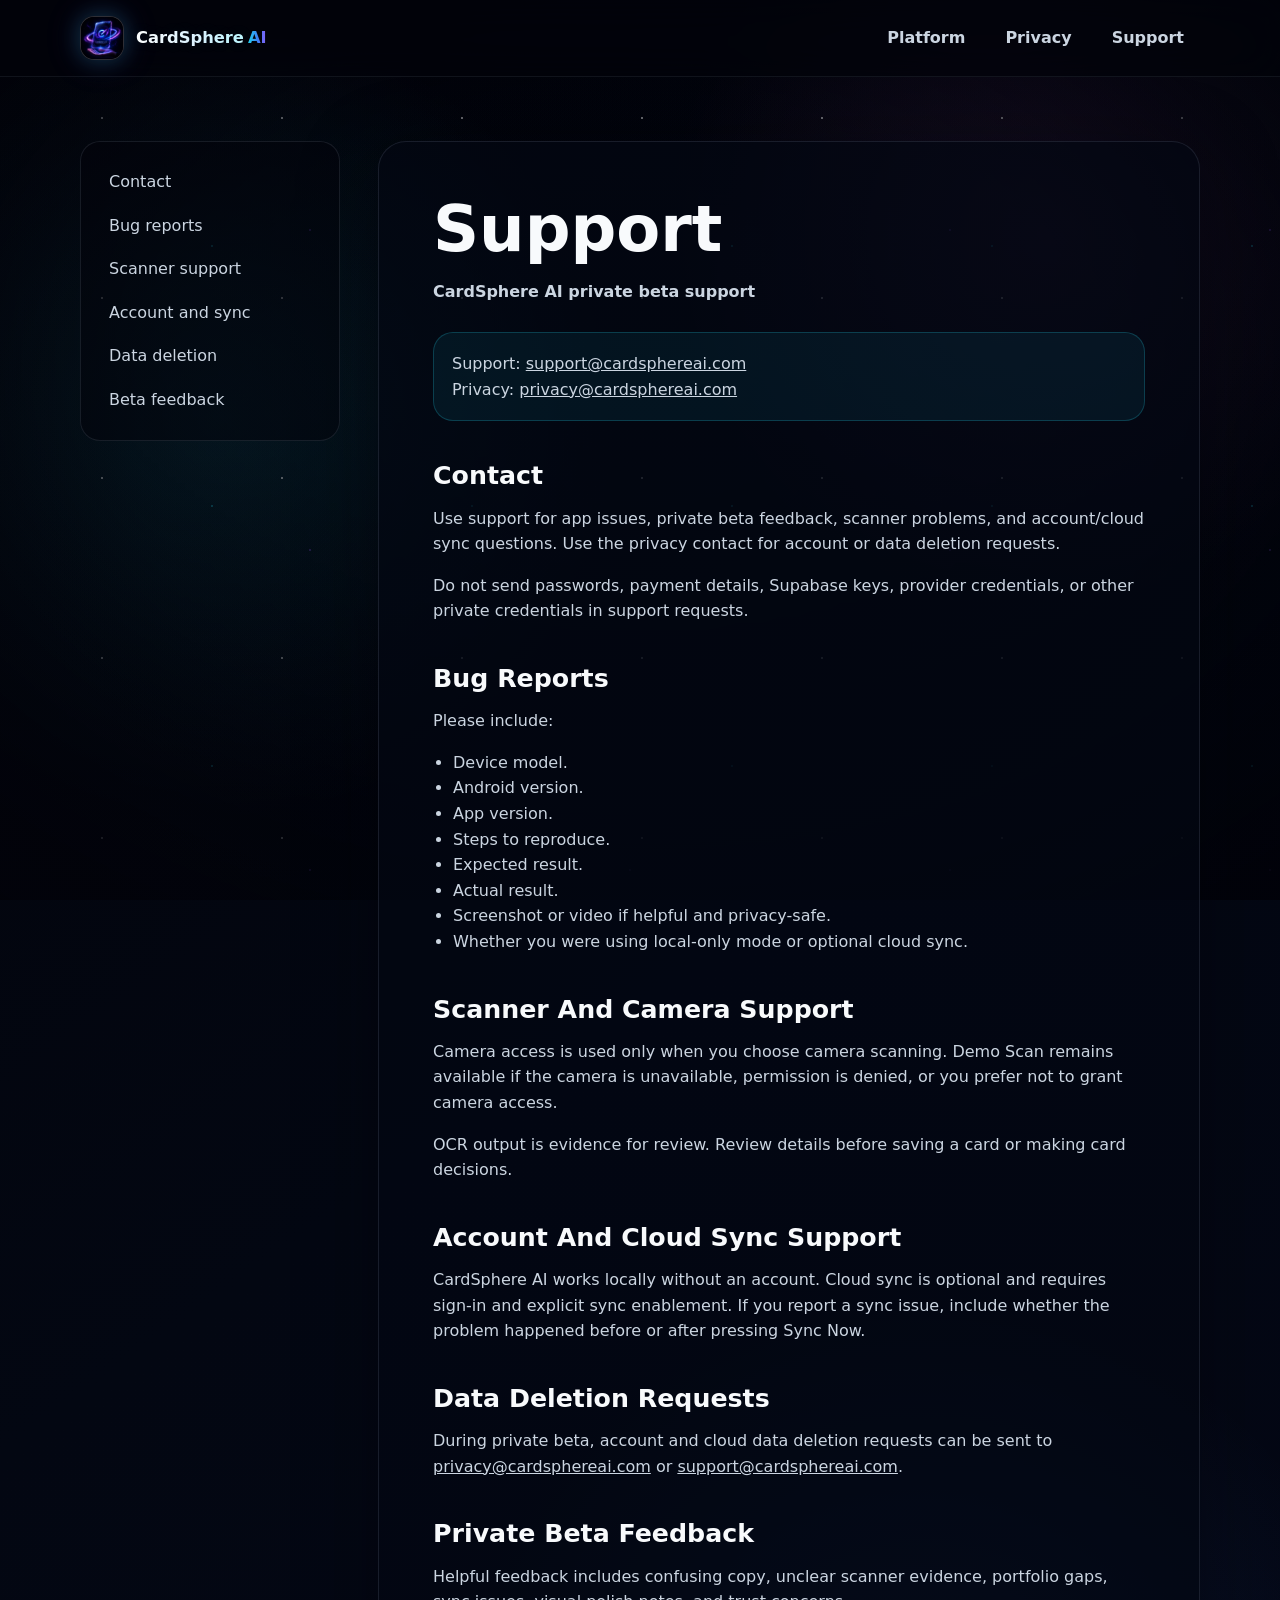
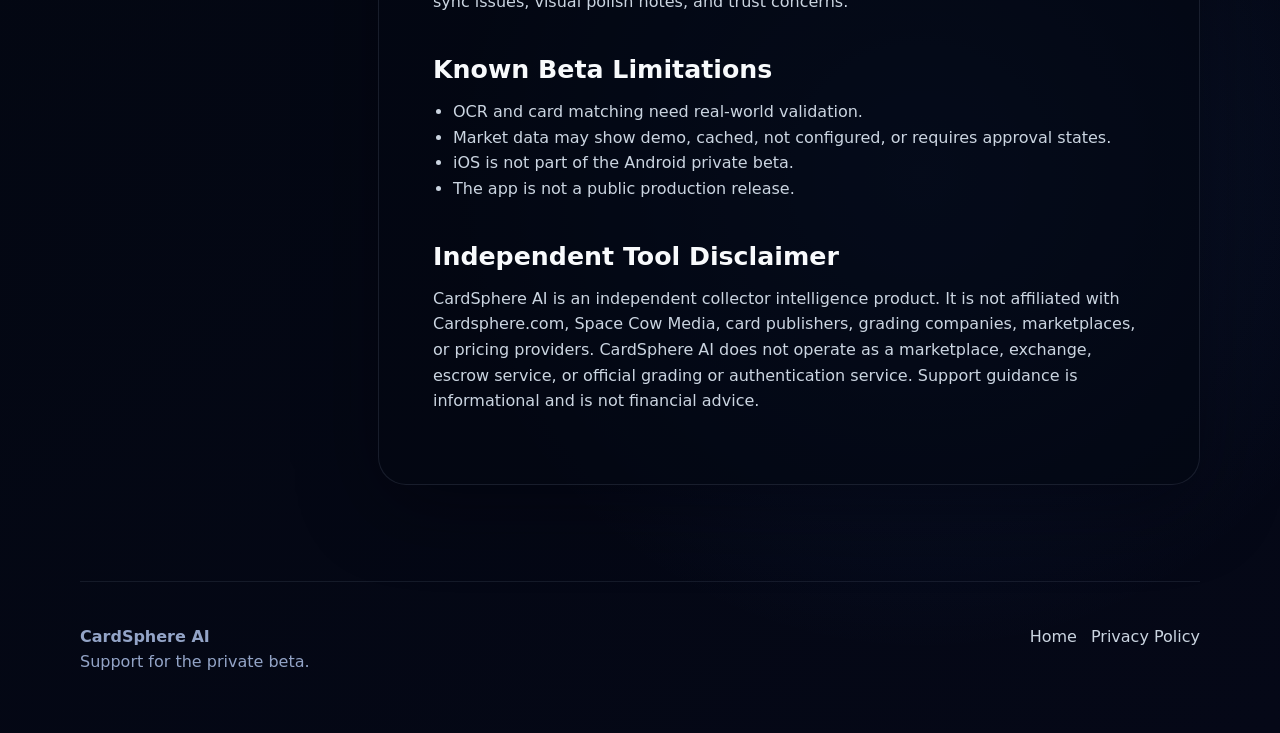
<file: support.html>
<!doctype html>
<html lang="en">
  <head>
    <meta charset="utf-8">
    <meta name="viewport" content="width=device-width, initial-scale=1">
    <title>CardSphere AI Support</title>
    <meta
      name="description"
      content="Support and beta feedback for CardSphere AI, including account, cloud sync, scanner, OCR review, and data deletion requests."
    >
    <link rel="canonical" href="https://cardsphereai.com/support">
    <meta property="og:site_name" content="CardSphere AI">
    <meta property="og:type" content="website">
    <meta property="og:title" content="CardSphere AI Support">
    <meta
      property="og:description"
      content="Support and beta feedback for CardSphere AI, including account, cloud sync, scanner, OCR review, and data deletion requests."
    >
    <meta property="og:url" content="https://cardsphereai.com/support">
    <meta property="og:image" content="https://cardsphereai.com/assets/img/cardsphere-social-preview-1200x630.jpg?v=20260520">
    <meta property="og:image:secure_url" content="https://cardsphereai.com/assets/img/cardsphere-social-preview-1200x630.jpg?v=20260520">
    <meta property="og:image:type" content="image/jpeg">
    <meta property="og:image:width" content="1200">
    <meta property="og:image:height" content="630">
    <meta property="og:image:alt" content="CardSphere AI cosmic collector intelligence">
    <meta name="twitter:card" content="summary_large_image">
    <meta name="twitter:title" content="CardSphere AI Support">
    <meta
      name="twitter:description"
      content="Support and beta feedback for CardSphere AI, including account, cloud sync, scanner, OCR review, and data deletion requests."
    >
    <meta name="twitter:image" content="https://cardsphereai.com/assets/img/cardsphere-social-preview-1200x630.jpg?v=20260520">
    <meta name="twitter:image:alt" content="CardSphere AI cosmic collector intelligence">
    <meta name="theme-color" content="#02030a">
    <link rel="icon" type="image/png" href="/assets/img/cardsphere-app-icon.png">
    <link rel="apple-touch-icon" href="/assets/img/cardsphere-app-icon.png">
    <link rel="stylesheet" href="assets/css/styles.css">
  </head>
  <body>
    <div class="page-shell">
      <header class="site-header">
        <nav class="nav" aria-label="Main navigation">
          <a class="brand" href="index.html" aria-label="CardSphere AI home">
            <img
              class="brand-icon"
              src="assets/img/cardsphere-app-icon.png"
              alt="CardSphere AI app icon"
              width="44"
              height="44"
              decoding="async"
            >
            <span class="brand-name">
              <span class="brand-word">CardSphere</span>
              <span class="brand-ai">AI</span>
            </span>
          </a>
          <div class="nav-links" id="site-menu">
            <a class="nav-link" href="index.html#platform">Platform</a>
            <a class="nav-link" href="privacy-policy.html">Privacy</a>
            <a class="nav-link" href="support.html">Support</a>
          </div>
          <button
            class="nav-menu-button"
            type="button"
            aria-label="Open navigation menu"
            aria-controls="site-menu"
            aria-expanded="false"
            data-nav-toggle
          >
            <span class="nav-menu-lines" aria-hidden="true"></span>
            <span>Menu</span>
          </button>
        </nav>
      </header>

      <main class="legal-layout">
        <aside class="legal-nav" aria-label="Support sections">
          <a href="#contact">Contact</a>
          <a href="#bugs">Bug reports</a>
          <a href="#scanner">Scanner support</a>
          <a href="#account">Account and sync</a>
          <a href="#deletion">Data deletion</a>
          <a href="#feedback">Beta feedback</a>
        </aside>

        <article class="doc">
          <h1>Support</h1>
          <p class="meta-line">CardSphere AI private beta support</p>
          <p class="callout">
            Support: <a href="mailto:support@cardsphereai.com">support@cardsphereai.com</a><br>
            Privacy: <a href="mailto:privacy@cardsphereai.com">privacy@cardsphereai.com</a>
          </p>

          <h2 id="contact">Contact</h2>
          <p>
            Use support for app issues, private beta feedback, scanner problems, and
            account/cloud sync questions. Use the privacy contact for account or data
            deletion requests.
          </p>
          <p>
            Do not send passwords, payment details, Supabase keys, provider credentials,
            or other private credentials in support requests.
          </p>

          <h2 id="bugs">Bug Reports</h2>
          <p>Please include:</p>
          <ul>
            <li>Device model.</li>
            <li>Android version.</li>
            <li>App version.</li>
            <li>Steps to reproduce.</li>
            <li>Expected result.</li>
            <li>Actual result.</li>
            <li>Screenshot or video if helpful and privacy-safe.</li>
            <li>Whether you were using local-only mode or optional cloud sync.</li>
          </ul>

          <h2 id="scanner">Scanner And Camera Support</h2>
          <p>
            Camera access is used only when you choose camera scanning. Demo Scan remains
            available if the camera is unavailable, permission is denied, or you prefer
            not to grant camera access.
          </p>
          <p>
            OCR output is evidence for review. Review details before saving a card or
            making card decisions.
          </p>

          <h2 id="account">Account And Cloud Sync Support</h2>
          <p>
            CardSphere AI works locally without an account. Cloud sync is optional and
            requires sign-in and explicit sync enablement. If you report a sync issue,
            include whether the problem happened before or after pressing Sync Now.
          </p>

          <h2 id="deletion">Data Deletion Requests</h2>
          <p>
            During private beta, account and cloud data deletion requests can be sent to
            <a href="mailto:privacy@cardsphereai.com">privacy@cardsphereai.com</a> or
            <a href="mailto:support@cardsphereai.com">support@cardsphereai.com</a>.
          </p>

          <h2 id="feedback">Private Beta Feedback</h2>
          <p>
            Helpful feedback includes confusing copy, unclear scanner evidence, portfolio
            gaps, sync issues, visual polish notes, and trust concerns.
          </p>

          <h2>Known Beta Limitations</h2>
          <ul>
            <li>OCR and card matching need real-world validation.</li>
            <li>Market data may show demo, cached, not configured, or requires approval states.</li>
            <li>iOS is not part of the Android private beta.</li>
            <li>The app is not a public production release.</li>
          </ul>

          <h2>Independent Tool Disclaimer</h2>
          <p>
            CardSphere AI is an independent collector intelligence product. It is not
            affiliated with Cardsphere.com, Space Cow Media, card publishers, grading
            companies, marketplaces, or pricing providers. CardSphere AI does not
            operate as a marketplace, exchange, escrow service, or official grading
            or authentication service. Support guidance is informational and is not
            financial advice.
          </p>
        </article>
      </main>

      <footer class="site-footer">
        <div class="footer-grid">
          <div>
            <strong>CardSphere AI</strong>
            <div>Support for the private beta.</div>
          </div>
          <div class="footer-links">
            <a href="index.html">Home</a>
            <a href="privacy-policy.html">Privacy Policy</a>
          </div>
        </div>
      </footer>
    </div>
    <script src="assets/js/main.js"></script>
  </body>
</html>
</file>
<file: assets/css/styles.css>
:root {
  color-scheme: dark;
  --bg: #02030a;
  --bg-soft: #050817;
  --panel: rgba(9, 16, 32, 0.78);
  --panel-strong: rgba(13, 22, 42, 0.9);
  --line: rgba(148, 163, 184, 0.18);
  --line-hot: rgba(34, 211, 238, 0.42);
  --text: #f8fafc;
  --muted: #cbd5e1;
  --soft: #93a4c7;
  --cyan: #22d3ee;
  --blue: #3b82f6;
  --violet: #8b5cf6;
  --magenta: #e879f9;
  --teal: #2dd4bf;
  --amber: #fbbf24;
  --shadow-cyan: 0 0 42px rgba(34, 211, 238, 0.18);
  --shadow-violet: 0 0 54px rgba(139, 92, 246, 0.2);
  --radius-lg: 28px;
  --radius-md: 20px;
  --radius-sm: 14px;
  --max: 1120px;
}

* {
  box-sizing: border-box;
}

html {
  scroll-behavior: smooth;
}

body {
  min-height: 100vh;
  margin: 0;
  background:
    radial-gradient(circle at 17% 18%, rgba(34, 211, 238, 0.16), transparent 25rem),
    radial-gradient(circle at 82% 10%, rgba(232, 121, 249, 0.13), transparent 24rem),
    radial-gradient(circle at 72% 76%, rgba(59, 130, 246, 0.12), transparent 30rem),
    linear-gradient(145deg, #02030a 0%, #030712 45%, #050817 100%);
  color: var(--text);
  font-family:
    Inter, ui-sans-serif, system-ui, -apple-system, BlinkMacSystemFont, "Segoe UI",
    sans-serif;
  line-height: 1.6;
  overflow-x: hidden;
}

body::before,
body::after {
  content: "";
  position: fixed;
  inset: 0;
  pointer-events: none;
  z-index: -2;
}

body::before {
  opacity: 0.78;
  background-image:
    radial-gradient(circle, rgba(248, 250, 252, 0.8) 0 1px, transparent 1.2px),
    radial-gradient(circle, rgba(34, 211, 238, 0.55) 0 1px, transparent 1.2px),
    radial-gradient(circle, rgba(139, 92, 246, 0.52) 0 1px, transparent 1.2px);
  background-position:
    12px 28px,
    82px 116px,
    150px 70px;
  background-size:
    180px 180px,
    260px 260px,
    320px 320px;
}

body::after {
  z-index: -1;
  background:
    radial-gradient(ellipse at center, transparent 0%, rgba(2, 3, 10, 0.28) 56%, rgba(2, 3, 10, 0.86) 100%),
    linear-gradient(180deg, rgba(2, 3, 10, 0.05), rgba(2, 3, 10, 0.58));
}

a {
  color: inherit;
}

.page-shell {
  min-height: 100vh;
}

.site-header {
  position: sticky;
  top: 0;
  z-index: 10;
  border-bottom: 1px solid rgba(148, 163, 184, 0.1);
  background: rgba(2, 3, 10, 0.72);
  backdrop-filter: blur(18px);
}

.nav {
  width: min(100% - 32px, var(--max));
  margin: 0 auto;
  min-height: 76px;
  display: flex;
  align-items: center;
  justify-content: space-between;
  gap: 24px;
}

.brand {
  display: inline-flex;
  align-items: center;
  gap: 12px;
  font-weight: 800;
  letter-spacing: 0;
  text-decoration: none;
}

.brand-name {
  display: inline-flex;
  align-items: baseline;
  gap: 4px;
  font-size: 1.02rem;
  font-weight: 900;
  line-height: 1.1;
  letter-spacing: 0;
  white-space: nowrap;
}

.brand-word {
  background: linear-gradient(90deg, #ffffff 0%, #e0f2fe 55%, #bff7ff 100%);
  -webkit-background-clip: text;
  background-clip: text;
  color: transparent;
  text-shadow: 0 0 16px rgba(34, 211, 238, 0.1);
}

.brand-ai {
  background: linear-gradient(90deg, #22d3ee, #3b82f6, #8b5cf6);
  -webkit-background-clip: text;
  background-clip: text;
  color: transparent;
}

.brand-icon {
  width: 44px;
  height: 44px;
  flex: 0 0 44px;
  border: 1px solid rgba(248, 250, 252, 0.18);
  border-radius: 14px;
  background: rgba(2, 3, 10, 0.62);
  box-shadow:
    0 0 22px rgba(34, 211, 238, 0.22),
    0 0 38px rgba(139, 92, 246, 0.16);
  object-fit: cover;
}

.nav-links {
  display: flex;
  align-items: center;
  gap: 8px;
  flex-wrap: wrap;
  justify-content: flex-end;
}

.nav-menu-button {
  min-height: 44px;
  display: none;
  align-items: center;
  justify-content: center;
  gap: 8px;
  border: 1px solid rgba(34, 211, 238, 0.24);
  border-radius: 999px;
  background: rgba(15, 23, 42, 0.76);
  color: var(--text);
  cursor: pointer;
  font: inherit;
  font-weight: 800;
  padding: 10px 14px;
  box-shadow: 0 12px 34px rgba(2, 3, 10, 0.25);
}

.nav-menu-lines {
  width: 16px;
  height: 2px;
  display: inline-block;
  border-radius: 999px;
  background: currentColor;
  box-shadow:
    0 -5px 0 currentColor,
    0 5px 0 currentColor;
}

.nav-menu-button[aria-expanded="true"] {
  border-color: rgba(34, 211, 238, 0.42);
  background: rgba(34, 211, 238, 0.12);
}

.nav-link,
.button {
  min-height: 44px;
  display: inline-flex;
  align-items: center;
  justify-content: center;
  border-radius: 999px;
  padding: 10px 16px;
  font-weight: 700;
  text-decoration: none;
  transition: transform 160ms ease, border-color 160ms ease, background 160ms ease;
}

.nav-link {
  color: var(--muted);
}

.nav-link:hover,
.nav-link:focus-visible {
  color: var(--text);
  background: rgba(148, 163, 184, 0.08);
}

.button {
  border: 1px solid rgba(148, 163, 184, 0.2);
  background: rgba(15, 23, 42, 0.76);
  color: var(--text);
  box-shadow: 0 12px 34px rgba(2, 3, 10, 0.25);
}

.button.primary {
  border-color: rgba(34, 211, 238, 0.45);
  background: linear-gradient(135deg, rgba(34, 211, 238, 0.95), rgba(59, 130, 246, 0.9), rgba(139, 92, 246, 0.92));
  color: #03101f;
  box-shadow: 0 16px 52px rgba(34, 211, 238, 0.22);
}

.button.disabled {
  color: var(--soft);
  cursor: default;
}

.button:not(.disabled):hover,
.button:not(.disabled):focus-visible {
  transform: translateY(-2px);
  border-color: var(--line-hot);
}

.button:focus-visible,
.nav-link:focus-visible,
.brand:focus-visible,
.nav-menu-button:focus-visible {
  outline: 3px solid rgba(34, 211, 238, 0.5);
  outline-offset: 3px;
}

.hero,
.section,
.legal-layout {
  width: min(100% - 32px, var(--max));
  margin: 0 auto;
}

.hero {
  position: relative;
  width: min(100% - clamp(40px, 7vw, 96px), var(--max));
  min-height: calc(100vh - 76px);
  display: grid;
  grid-template-columns: minmax(0, 1.05fr) minmax(320px, 0.95fr);
  gap: 48px;
  align-items: center;
  padding: 68px 0 84px;
}

.hero::before {
  content: "";
  position: absolute;
  inset: 10% 42% 18% 2%;
  border-radius: 999px;
  border: 1px solid rgba(34, 211, 238, 0.12);
  transform: rotate(-18deg);
  box-shadow: 0 0 80px rgba(34, 211, 238, 0.1);
  pointer-events: none;
}

.hero-copy {
  position: relative;
  z-index: 1;
}

.eyebrow {
  display: inline-flex;
  width: fit-content;
  align-items: center;
  gap: 10px;
  color: var(--cyan);
  border: 1px solid rgba(34, 211, 238, 0.26);
  border-radius: 999px;
  background: rgba(34, 211, 238, 0.08);
  padding: 10px 18px;
  font-weight: 800;
  font-size: 0.84rem;
  line-height: 1.25;
  white-space: nowrap;
}

.signal-dot {
  width: 8px;
  height: 8px;
  flex: 0 0 8px;
  border-radius: 999px;
  background: var(--teal);
  box-shadow: 0 0 18px var(--teal);
}

h1,
h2,
h3 {
  margin: 0;
  line-height: 1.04;
  letter-spacing: 0;
}

h1 {
  margin-top: 24px;
  font-size: clamp(3.1rem, 8vw, 7rem);
  max-width: 10ch;
}

.hero-title {
  margin-top: 22px;
  max-width: 760px;
  color: #eef4ff;
  font-size: clamp(3.35rem, 6.8vw, 5.75rem);
  font-weight: 860;
  line-height: 0.94;
  letter-spacing: 0;
  text-shadow: 0 0 26px rgba(34, 211, 238, 0.1);
}

.hero-title-main {
  display: block;
  width: max-content;
  max-width: 100%;
  background: linear-gradient(90deg, #ffffff 0%, #e0f2fe 52%, #bfefff 100%);
  -webkit-background-clip: text;
  background-clip: text;
  color: transparent;
  text-shadow: 0 0 28px rgba(34, 211, 238, 0.1);
}

.hero-title-accent {
  display: block;
  width: max-content;
  max-width: 100%;
  margin-top: -0.03em;
  font-size: 0.92em;
  background: linear-gradient(90deg, #22d3ee, #3b82f6, #8b5cf6);
  -webkit-background-clip: text;
  background-clip: text;
  color: transparent;
  text-shadow: none;
}

@supports not ((background-clip: text) or (-webkit-background-clip: text)) {
  .brand-word {
    background: none;
    color: #f8fafc;
  }

  .brand-ai {
    background: none;
    color: #22d3ee;
  }

  .hero-title-main {
    background: none;
    color: #f8fafc;
  }

  .hero-title-accent {
    background: none;
    color: #22d3ee;
  }
}

.hero-category {
  margin: 20px 0 0;
  color: var(--cyan);
  font-size: clamp(1.06rem, 2vw, 1.32rem);
  font-weight: 850;
}

.hero-subtitle {
  margin: 20px 0 0;
  max-width: 720px;
  color: var(--muted);
  font-size: clamp(1.14rem, 2.4vw, 1.48rem);
}

.tagline {
  margin: 18px 0 0;
  font-size: clamp(1.35rem, 3vw, 2.2rem);
  font-weight: 850;
  background: linear-gradient(135deg, var(--cyan), var(--blue), var(--violet), var(--magenta));
  -webkit-background-clip: text;
  background-clip: text;
  color: transparent;
}

.cta-row {
  display: flex;
  flex-wrap: wrap;
  gap: 12px;
  margin-top: 34px;
}

.hero-card {
  position: relative;
  min-height: 560px;
  display: flex;
  align-items: center;
  justify-content: center;
  padding: 42px 32px 142px;
  border-radius: var(--radius-lg);
  border: 1px solid rgba(148, 163, 184, 0.18);
  background:
    radial-gradient(ellipse at 50% 40%, rgba(34, 211, 238, 0.12), transparent 18rem),
    radial-gradient(ellipse at 58% 45%, rgba(232, 121, 249, 0.08), transparent 17rem),
    linear-gradient(145deg, rgba(2, 3, 10, 0.9), rgba(5, 8, 22, 0.82));
  box-shadow: 0 28px 120px rgba(2, 3, 10, 0.58), var(--shadow-violet);
  overflow: hidden;
  isolation: isolate;
}

.hero-card::before,
.hero-card::after {
  content: "";
  position: absolute;
  pointer-events: none;
}

.hero-card::before {
  inset: 0;
  z-index: 0;
  opacity: 0.46;
  background-image:
    radial-gradient(circle, rgba(248, 250, 252, 0.7) 0 1px, transparent 1.2px),
    radial-gradient(circle, rgba(34, 211, 238, 0.42) 0 1px, transparent 1.2px),
    radial-gradient(circle, rgba(232, 121, 249, 0.3) 0 1px, transparent 1.2px);
  background-position:
    16px 24px,
    104px 86px,
    62px 138px;
  background-size:
    150px 150px,
    230px 230px,
    310px 310px;
}

.hero-card::after {
  inset: 0;
  z-index: 0;
  background:
    radial-gradient(ellipse at center, transparent 0%, rgba(2, 3, 10, 0.12) 42%, rgba(2, 3, 10, 0.86) 100%),
    linear-gradient(180deg, rgba(2, 3, 10, 0.08), rgba(2, 3, 10, 0.72));
}

.hero-visual-frame {
  position: relative;
  z-index: 2;
  width: min(460px, 88%);
  max-width: 460px;
  aspect-ratio: 0.78;
  display: grid;
  place-items: center;
  animation: card-float 7s ease-in-out infinite;
}

.hero-card-aura {
  position: absolute;
  z-index: 0;
  inset: 10% 5%;
  border-radius: 50%;
  background:
    radial-gradient(ellipse at center, rgba(34, 211, 238, 0.18), transparent 46%),
    radial-gradient(ellipse at center, rgba(139, 92, 246, 0.14), transparent 70%);
  filter: blur(16px);
}

.hero-cosmic-card {
  position: relative;
  z-index: 3;
  width: min(350px, 78%);
  max-height: 445px;
  object-fit: contain;
  filter:
    drop-shadow(0 0 12px rgba(34, 211, 238, 0.14))
    drop-shadow(0 0 20px rgba(139, 92, 246, 0.12));
}

.hero-pill {
  position: absolute;
  z-index: 4;
  min-height: 38px;
  display: inline-flex;
  align-items: center;
  border: 1px solid rgba(34, 211, 238, 0.24);
  border-radius: 999px;
  background: rgba(2, 3, 10, 0.58);
  color: var(--muted);
  padding: 8px 13px;
  font-size: 0.82rem;
  font-weight: 850;
  backdrop-filter: blur(14px);
  box-shadow: 0 14px 38px rgba(2, 3, 10, 0.34);
}

.hero-pill-beta {
  top: 34px;
  right: 34px;
}

.hero-pill-local {
  left: 32px;
  bottom: 142px;
}

.hero-metrics {
  position: absolute;
  z-index: 5;
  left: 24px;
  right: 24px;
  bottom: 24px;
  display: grid;
  grid-template-columns: repeat(3, 1fr);
  gap: 12px;
}

.metric {
  padding: 16px;
  border-radius: 18px;
  border: 1px solid rgba(34, 211, 238, 0.3);
  background: rgba(10, 18, 36, 0.94);
  backdrop-filter: blur(12px);
  box-shadow:
    inset 0 1px 0 rgba(255, 255, 255, 0.08),
    0 16px 35px rgba(0, 0, 0, 0.3);
  filter: none;
  opacity: 1;
  cursor: default;
}

.metric strong {
  display: block;
  color: #f8fafc;
  font-size: 0.95rem;
  font-weight: 900;
  opacity: 1;
  text-shadow: 0 0 14px rgba(34, 211, 238, 0.18);
}

.metric span {
  display: block;
  margin-top: 4px;
  color: #cbd5e1;
  opacity: 0.95;
  font-size: 0.82rem;
  line-height: 1.35;
}

@keyframes card-float {
  0%,
  100% {
    transform: translateY(0) rotate(-1deg);
  }

  50% {
    transform: translateY(-9px) rotate(1deg);
  }
}

.section {
  padding: 84px 0;
}

.section-heading {
  display: grid;
  gap: 14px;
  max-width: 760px;
}

.section-heading h2 {
  font-size: clamp(2rem, 4vw, 3.4rem);
}

.section-heading p,
.section-copy {
  color: var(--muted);
  font-size: 1.08rem;
}

.grid {
  margin-top: 34px;
  display: grid;
  grid-template-columns: repeat(3, minmax(0, 1fr));
  gap: 18px;
}

.panel {
  position: relative;
  min-height: 220px;
  padding: 24px;
  border-radius: var(--radius-md);
  border: 1px solid rgba(148, 163, 184, 0.15);
  background:
    linear-gradient(145deg, var(--panel), rgba(11, 18, 34, 0.7)),
    radial-gradient(circle at 12% 8%, rgba(34, 211, 238, 0.12), transparent 12rem);
  box-shadow: 0 18px 60px rgba(2, 3, 10, 0.34);
  overflow: hidden;
}

.panel::before {
  content: "";
  position: absolute;
  inset: 0;
  border-radius: inherit;
  padding: 1px;
  background: linear-gradient(145deg, rgba(34, 211, 238, 0.34), rgba(139, 92, 246, 0.06), rgba(232, 121, 249, 0.18));
  mask: linear-gradient(#000 0 0) content-box, linear-gradient(#000 0 0);
  mask-composite: exclude;
  pointer-events: none;
}

.panel-kicker {
  color: var(--cyan);
  font-size: 0.78rem;
  text-transform: uppercase;
  font-weight: 900;
  letter-spacing: 0.08em;
}

.panel h3 {
  margin-top: 14px;
  font-size: 1.24rem;
}

.panel p {
  margin: 12px 0 0;
  color: var(--muted);
}

.trust-band {
  border-radius: var(--radius-lg);
  border: 1px solid rgba(34, 211, 238, 0.18);
  background:
    linear-gradient(135deg, rgba(34, 211, 238, 0.12), rgba(139, 92, 246, 0.12), rgba(232, 121, 249, 0.1)),
    rgba(2, 3, 10, 0.62);
  padding: clamp(28px, 6vw, 52px);
  box-shadow: var(--shadow-cyan);
}

.trust-band p {
  max-width: 860px;
}

.trust-band .eyebrow + h2 {
  margin-top: 18px;
}

.legal-layout {
  padding: 64px 0 96px;
  display: grid;
  grid-template-columns: 260px minmax(0, 1fr);
  gap: 38px;
}

.legal-nav {
  position: sticky;
  top: 104px;
  align-self: start;
  border: 1px solid rgba(148, 163, 184, 0.14);
  border-radius: var(--radius-md);
  background: rgba(2, 3, 10, 0.5);
  padding: 18px;
}

.legal-nav a {
  display: block;
  color: var(--muted);
  text-decoration: none;
  padding: 9px 10px;
  border-radius: 12px;
}

.legal-nav a:hover,
.legal-nav a:focus-visible {
  color: var(--text);
  background: rgba(148, 163, 184, 0.08);
}

.doc {
  border: 1px solid rgba(148, 163, 184, 0.15);
  border-radius: var(--radius-lg);
  background: rgba(4, 8, 18, 0.72);
  padding: clamp(28px, 5vw, 54px);
  box-shadow: 0 20px 80px rgba(2, 3, 10, 0.42);
}

.doc h1 {
  margin: 0;
  max-width: none;
  font-size: clamp(2.45rem, 5vw, 4.2rem);
}

.doc h2 {
  margin-top: 42px;
  font-size: 1.58rem;
}

.doc h3 {
  margin-top: 30px;
}

.doc p,
.doc li {
  color: var(--muted);
}

.doc ul {
  padding-left: 1.25rem;
}

.meta-line {
  color: var(--cyan);
  font-weight: 800;
  margin: 16px 0 28px;
}

.callout {
  border: 1px solid rgba(34, 211, 238, 0.22);
  border-radius: var(--radius-md);
  background: rgba(34, 211, 238, 0.07);
  padding: 18px;
}

.site-footer {
  width: min(100% - 32px, var(--max));
  margin: 0 auto;
  padding: 42px 0 58px;
  color: var(--soft);
  border-top: 1px solid rgba(148, 163, 184, 0.12);
}

.footer-grid {
  display: flex;
  justify-content: space-between;
  gap: 24px;
  flex-wrap: wrap;
}

.footer-links {
  display: flex;
  gap: 14px;
  flex-wrap: wrap;
}

.footer-links a {
  color: var(--muted);
  text-decoration: none;
}

.footer-links a:hover,
.footer-links a:focus-visible {
  color: var(--text);
}

.not-found {
  min-height: calc(100vh - 76px);
  display: grid;
  place-items: center;
  padding: 64px 16px;
}

.not-found .doc {
  max-width: 720px;
  text-align: center;
}

@media (max-width: 900px) {
  .hero {
    grid-template-columns: 1fr;
    min-height: auto;
  }

  .hero-card {
    min-height: 540px;
  }

  .grid {
    grid-template-columns: 1fr;
  }

  .legal-layout {
    grid-template-columns: 1fr;
  }

  .legal-nav {
    position: static;
  }
}

@media (max-width: 768px) {
  .nav {
    position: relative;
    min-height: 64px;
    gap: 14px;
  }

  .brand {
    min-width: 0;
  }

  .nav-menu-button {
    display: inline-flex;
  }

  .nav-links {
    position: absolute;
    top: calc(100% + 8px);
    right: 0;
    z-index: 30;
    width: min(244px, calc(100vw - 32px));
    display: none;
    gap: 6px;
    padding: 10px;
    border: 1px solid rgba(34, 211, 238, 0.22);
    border-radius: 18px;
    background:
      linear-gradient(145deg, rgba(10, 18, 36, 0.96), rgba(3, 7, 18, 0.94)),
      rgba(2, 3, 10, 0.9);
    box-shadow:
      0 24px 70px rgba(2, 3, 10, 0.54),
      0 0 32px rgba(34, 211, 238, 0.12);
    backdrop-filter: blur(18px);
  }

  .nav-links.is-open {
    display: grid;
  }

  .nav-links .nav-link {
    width: 100%;
    justify-content: flex-start;
    border-radius: 14px;
    padding: 11px 12px;
  }

  .hero {
    width: min(100% - 32px, var(--max));
    min-height: auto;
    padding-top: 32px;
  }

  .legal-layout {
    padding-top: 36px;
  }

  .not-found {
    padding-top: 38px;
  }
}

@media (max-width: 620px) {
  .nav {
    min-height: 64px;
    padding: 10px 0;
  }

  .brand-icon {
    width: 38px;
    height: 38px;
    flex-basis: 38px;
    border-radius: 12px;
  }

  .brand-name {
    font-size: 0.98rem;
  }

  .nav-links {
    justify-content: flex-start;
  }

  .hero {
    padding-top: 28px;
  }

  h1 {
    font-size: clamp(2.7rem, 16vw, 4.6rem);
  }

  .hero-title {
    max-width: 100%;
    font-size: clamp(2.8rem, 12.5vw, 4.25rem);
    line-height: 0.98;
  }

  .hero-card {
    min-height: 650px;
    padding: 32px 20px 250px;
  }

  .hero-visual-frame {
    width: min(330px, 84vw);
  }

  .hero-cosmic-card {
    width: min(292px, 82%);
  }

  .hero-pill-beta {
    top: 20px;
    right: 20px;
  }

  .hero-pill-local {
    top: 20px;
    bottom: auto;
    left: 20px;
  }

  .hero-metrics {
    grid-template-columns: 1fr;
  }

  .button {
    width: 100%;
  }

  .cta-row {
    width: 100%;
  }
}

@media (prefers-reduced-motion: reduce) {
  *,
  *::before,
  *::after {
    animation-duration: 0.001ms !important;
    animation-iteration-count: 1 !important;
    scroll-behavior: auto !important;
    transition: none !important;
  }

  .hero-visual-frame {
    animation: none !important;
  }
}
</file>
